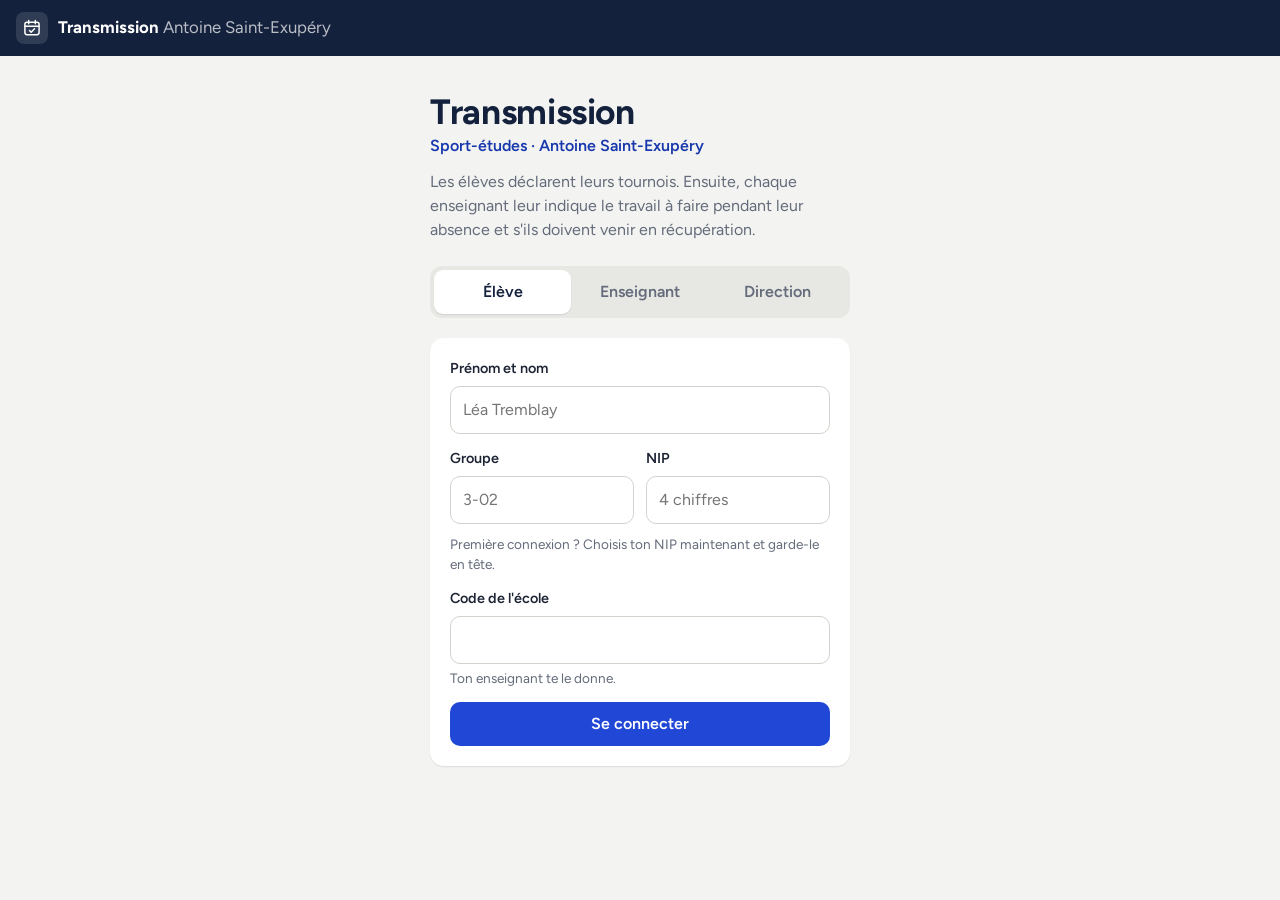
<file: public/index.html>
<!DOCTYPE html>
<html lang="fr">
<head>
  <meta charset="UTF-8">
  <meta name="viewport" content="width=device-width, initial-scale=1.0, viewport-fit=cover">
  <meta name="theme-color" content="#14213d">
  <meta name="color-scheme" content="light">
  <title>Transmission · Antoine Saint-Exupéry</title>
  <link rel="preconnect" href="https://fonts.googleapis.com">
  <link rel="preconnect" href="https://fonts.gstatic.com" crossorigin>
  <link rel="stylesheet" href="https://fonts.googleapis.com/css2?family=Figtree:wght@400;500;600;700&display=swap">
  <link rel="stylesheet" href="style.css">
  <link rel="icon" href="data:image/svg+xml,<svg xmlns='http://www.w3.org/2000/svg' viewBox='0 0 32 32'><rect width='32' height='32' rx='7' fill='%2314213d'/><rect x='8' y='9' width='16' height='15' rx='2' fill='none' stroke='white' stroke-width='2'/><path d='M8 14h16M12 7v4M20 7v4' stroke='white' stroke-width='2' stroke-linecap='round'/></svg>">
</head>
<body>
  <header class="barre">
    <div class="marque">
      <span class="logo" aria-hidden="true"><svg viewBox="0 0 24 24"><rect x="3.5" y="5" width="17" height="15" rx="2.5"/><path d="M3.5 10h17M8 3v4M16 3v4"/><path d="m9 15 2 2 4-4"/></svg></span>
      <span class="nom-appli">Transmission <span class="sous">Antoine Saint-Exupéry</span></span>
    </div>
    <button id="qui" class="qui" hidden aria-haspopup="true">
      <span class="avatar" id="qui-initiales"></span>
      <span class="qui-texte"><span id="qui-nom"></span><span id="qui-detail"></span></span>
    </button>
    <div id="menu-compte" class="menu" hidden>
      <p class="menu-titre" id="menu-nom"></p>
      <button id="deconnexion" class="menu-item">Se déconnecter</button>
    </div>
  </header>

  <main id="app"><p class="chargement">Chargement…</p></main>
  <nav id="nav-bas" class="nav-bas" hidden></nav>

  <!-- Écran de connexion -->
  <template id="tpl-connexion">
    <section class="connexion">
      <h1>Transmission</h1>
      <p class="ecole">Sport-études · Antoine Saint-Exupéry</p>
      <p class="intro">Les élèves déclarent leurs tournois. Ensuite, chaque enseignant leur indique le travail à faire pendant leur absence et s'ils doivent venir en récupération.</p>
      <div class="segment" role="tablist">
        <button type="button" data-role="eleve" role="tab">Élève</button>
        <button type="button" data-role="enseignant" role="tab">Enseignant</button>
        <button type="button" data-role="direction" role="tab">Direction</button>
      </div>
      <form id="form-connexion" novalidate>
        <label>Prénom et nom <input name="nom" autocomplete="name" required placeholder="Léa Tremblay"></label>
        <div class="deux eleve">
          <label>Groupe <input name="groupe" placeholder="3-02" autocomplete="off"></label>
          <label>NIP <input name="nip" type="password" inputmode="numeric" pattern="\d{4}" maxlength="4" placeholder="4 chiffres" autocomplete="current-password"></label>
        </div>
        <p class="eleve aide">Première connexion ? Choisis ton NIP maintenant et garde-le en tête.</p>
        <label class="enseignant" hidden>Matière <input name="matiere" placeholder="Mathématiques"></label>
        <label>Code de l'école <input name="code" required autocomplete="off" autocapitalize="off">
          <small class="eleve">Ton enseignant te le donne.</small></label>
        <p class="erreur" hidden></p>
        <button class="principal plein" type="submit">Se connecter</button>
      </form>
    </section>
  </template>

  <!-- Feuille : déclarer une absence (élève) -->
  <dialog id="dlg-absence" class="feuille">
    <form id="form-absence" novalidate>
      <header class="feuille-tete">
        <h2>Déclarer une absence</h2>
        <button type="button" class="icone-btn" data-fermer aria-label="Fermer"><svg viewBox="0 0 24 24"><path d="M6 6l12 12M18 6 6 18"/></svg></button>
      </header>
      <div class="feuille-corps">
        <label>Tournoi <select name="tournoi_id" required></select></label>
        <fieldset id="nouveau-tournoi" class="groupe-champs">
          <label>Nom du tournoi <input name="nom" placeholder="Championnat provincial de volleyball"></label>
          <div class="deux">
            <label>Sport <input name="sport" placeholder="Volleyball"></label>
            <label>Ville <input name="lieu" placeholder="Sherbrooke"></label>
          </div>
          <div class="deux">
            <label>Premier jour <input type="date" name="debut"></label>
            <label>Dernier jour <input type="date" name="fin"></label>
          </div>
        </fieldset>
        <p id="avert-preavis" class="avert" hidden></p>
        <label>Message aux enseignants <span class="facultatif">facultatif</span>
          <textarea name="note" rows="2" placeholder="Je pars jeudi midi, je serai là le matin."></textarea></label>
        <p class="erreur" hidden></p>
      </div>
      <footer class="feuille-pied">
        <button type="button" class="secondaire" data-fermer>Annuler</button>
        <button type="submit" class="principal">Déclarer</button>
      </footer>
    </form>
  </dialog>

  <!-- Feuille : réponse de l'enseignant (travail à faire, récupération) -->
  <dialog id="dlg-tache" class="feuille">
    <form id="form-tache" novalidate>
      <header class="feuille-tete">
        <div>
          <h2>Pendant l'absence</h2>
          <p class="details" id="tache-tournoi"></p>
        </div>
        <button type="button" class="icone-btn" data-fermer aria-label="Fermer"><svg viewBox="0 0 24 24"><path d="M6 6l12 12M18 6 6 18"/></svg></button>
      </header>
      <div class="feuille-corps">
        <fieldset class="groupe-champs">
          <legend>Élèves <button type="button" class="lien" id="tache-tous">Tout décocher</button></legend>
          <div id="tache-eleves" class="cases"></div>
        </fieldset>
        <label class="interrupteur"><input type="checkbox" name="aucun" role="switch"> <span>Rien à faire pour mon cours</span></label>
        <div id="bloc-travail">
          <label>Travail à faire <textarea name="travail" rows="3" placeholder="Lire le chapitre 4 et faire les exercices p. 112 à 115."></textarea></label>
          <label>À remettre le <input type="date" name="remise"></label>
          <label class="interrupteur"><input type="checkbox" name="examen" role="switch"> <span>L'élève doit venir en récupération</span></label>
          <fieldset id="bloc-examen" class="groupe-champs" hidden>
            <label>À reprendre <input name="examen_nom" placeholder="Examen de l'étape 2, test, laboratoire…"></label>
            <div class="deux">
              <label>Date de la récupération <input type="date" name="reprise_date"></label>
              <label>Heure et local <input name="reprise_info" placeholder="Midi, local B-204"></label>
            </div>
          </fieldset>
        </div>
        <p class="erreur" hidden></p>
      </div>
      <footer class="feuille-pied">
        <button type="button" class="secondaire" data-fermer>Annuler</button>
        <button type="submit" class="principal">Envoyer</button>
      </footer>
    </form>
  </dialog>

  <!-- Feuille générique : formulaires de la direction, commentaires… (remplie par formulaire() dans app.js) -->
  <dialog id="dlg-gen" class="feuille">
    <form id="form-gen" novalidate>
      <header class="feuille-tete">
        <div>
          <h2 id="gen-titre"></h2>
          <p class="details" id="gen-sous"></p>
        </div>
        <button type="button" class="icone-btn" data-fermer aria-label="Fermer"><svg viewBox="0 0 24 24"><path d="M6 6l12 12M18 6 6 18"/></svg></button>
      </header>
      <div class="feuille-corps">
        <div id="gen-champs"></div>
        <p class="erreur" hidden></p>
      </div>
      <footer class="feuille-pied">
        <button type="button" class="secondaire" data-fermer>Annuler</button>
        <button type="submit" class="principal" id="gen-ok">Enregistrer</button>
      </footer>
    </form>
  </dialog>

  <!-- Menu d'actions (feuille du bas sur téléphone) -->
  <dialog id="dlg-actions" class="feuille petite actions">
    <div class="actions-tete" id="actions-titre"></div>
    <div id="actions-liste" class="actions-liste"></div>
    <div class="actions-pied"><button type="button" class="secondaire plein" data-fermer>Fermer</button></div>
  </dialog>

  <!-- Confirmation -->
  <dialog id="dlg-confirmer" class="feuille petite">
    <form method="dialog">
      <div class="feuille-corps"><p id="confirmer-texte" class="confirmer-texte"></p></div>
      <footer class="feuille-pied">
        <button value="non" class="secondaire">Annuler</button>
        <button value="oui" class="danger-plein" id="confirmer-oui">Confirmer</button>
      </footer>
    </form>
  </dialog>

  <div id="toast" class="toast" role="status" hidden></div>

  <script src="app.js"></script>
</body>
</html>
</file>
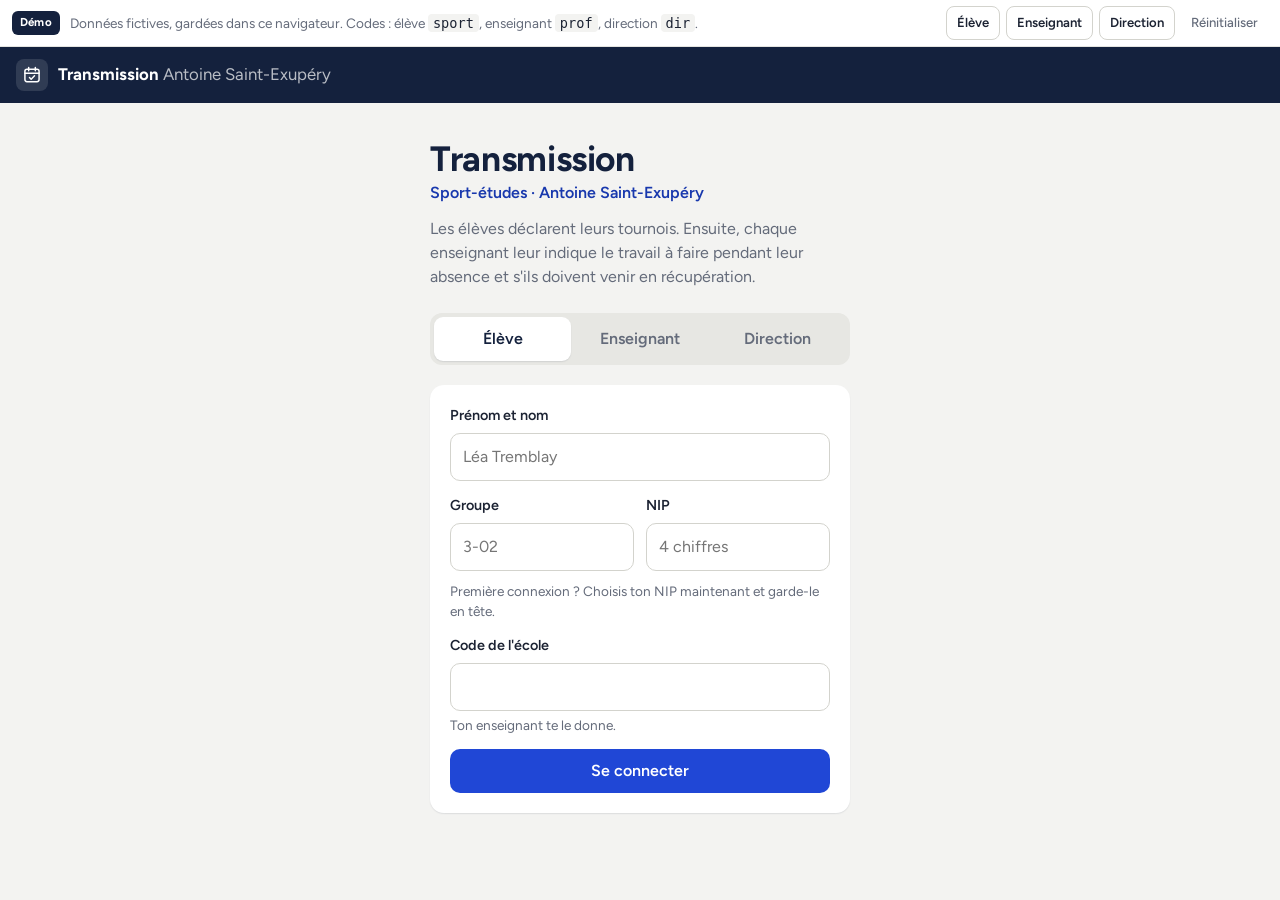
<file: site/index.html>
<!DOCTYPE html>
<html lang="fr">
<head>
  <meta charset="UTF-8">
  <meta name="viewport" content="width=device-width, initial-scale=1.0, viewport-fit=cover">
  <meta name="theme-color" content="#14213d">
  <meta name="color-scheme" content="light">
  <title>Transmission · Antoine Saint-Exupéry</title>
  <meta name="color-scheme" content="light">
  <link rel="preconnect" href="https://fonts.googleapis.com">
  <link rel="preconnect" href="https://fonts.gstatic.com" crossorigin>
  <link rel="stylesheet" href="https://fonts.googleapis.com/css2?family=Figtree:wght@400;500;600;700&display=swap">
  <style>
/*
  VOICE   : sobre et fiable, un outil d'école que l'on ouvre entre deux cours.
  IDEA    : l'agenda scolaire et le tableau des départs ; chaque tournoi a sa date détachable.
  PICTURE : blocs de date, calendrier dont les cases foncent avec le nombre d'absents.
  COLOUR  : encre marine, blanc, gris pierre ; un bleu vif pour l'action ; rouge/ambre/vert pour le préavis.
  LAYOUT  : téléphone d'abord — barre d'onglets en bas, feuilles qui montent du bas ; colonne latérale sur ordinateur.
*/
:root {
  --encre: #14213d; --texte: #1c2333; --gris: #646b7a; --gris-clair: #8a909c;
  --fond: #f3f3f1; --carte: #ffffff; --ligne: #e4e4e0; --ligne-forte: #d3d3cd;
  --action: #2047d6; --action-fonce: #1838ad; --action-pale: #e8edfc;
  --rouge: #b42318; --rouge-pale: #fdecea; --ambre: #a15c07; --ambre-pale: #fdf1dc; --vert: #11714a; --vert-pale: #e3f4ec;
  --rayon: 14px; --ombre: 0 1px 2px rgba(20,33,61,.06), 0 1px 1px rgba(20,33,61,.04);
  --nav-h: 64px; --bas-sur: env(safe-area-inset-bottom, 0px);
  color-scheme: light;
}
* { box-sizing: border-box; min-width: 0; }
html { -webkit-text-size-adjust: 100%; }
body { margin: 0; font: 16px/1.5 'Figtree', system-ui, -apple-system, 'Segoe UI', Roboto, sans-serif; background: var(--fond); color: var(--texte);
  -webkit-font-smoothing: antialiased; overflow-x: clip; }
h1 { font-size: 1.6rem; line-height: 1.15; margin: 0; letter-spacing: -.01em; color: var(--encre); text-wrap: balance; }
h2 { font-size: 1.15rem; margin: 0; color: var(--encre); }
h3 { font-size: 1.05rem; line-height: 1.3; margin: 0; color: var(--encre); }
h4 { font-size: .85rem; margin: 0 0 8px; color: var(--gris); font-weight: 600; display: flex; align-items: center; gap: 8px; }
p { margin: 0; }
.ico { width: 20px; height: 20px; flex: none; fill: none; stroke: currentColor; stroke-width: 1.8; stroke-linecap: round; stroke-linejoin: round; }
.details { color: var(--gris); font-size: .875rem; font-weight: 400; }
.aide { color: var(--gris); font-size: .925rem; }
.centre { text-align: center; }
.vide { color: var(--gris-clair); font-size: .925rem; }
.chargement { text-align: center; color: var(--gris); padding: 48px 0; }
[hidden] { display: none !important; }

/* ---------- Barre du haut ---------- */
.barre { position: sticky; top: 0; z-index: 20; background: var(--encre); color: #fff; display: flex; align-items: center; justify-content: space-between;
  gap: 12px; padding: 10px max(16px, env(safe-area-inset-right)) 10px max(16px, env(safe-area-inset-left)); min-height: 56px; grid-area: barre; }
.marque { display: flex; align-items: center; gap: 10px; font-weight: 700; font-size: 1.05rem; }
.logo { width: 32px; height: 32px; border-radius: 8px; background: rgba(255,255,255,.12); display: grid; place-items: center; }
.logo svg { width: 20px; height: 20px; fill: none; stroke: #fff; stroke-width: 1.8; stroke-linecap: round; stroke-linejoin: round; }
.nom-appli .sous { font-weight: 400; opacity: .7; }
.qui { display: flex; align-items: center; gap: 10px; background: none; color: #fff; padding: 4px; border-radius: 999px; min-height: 44px; }
.qui:hover { background: rgba(255,255,255,.08); }
.qui-texte { display: flex; flex-direction: column; text-align: left; line-height: 1.2; padding-right: 8px; }
.qui-texte span:last-child { font-size: .8rem; opacity: .7; }
.avatar { width: 36px; height: 36px; border-radius: 50%; background: #fff; color: var(--encre); display: grid; place-items: center; font-weight: 700; font-size: .85rem; flex: none; }
.avatar.petit { width: 34px; height: 34px; background: var(--action-pale); color: var(--action-fonce); font-size: .8rem; }
.menu { position: absolute; right: 12px; top: calc(100% + 6px); background: #fff; color: var(--texte); border-radius: 12px; box-shadow: 0 12px 32px rgba(20,33,61,.18);
  padding: 8px; min-width: 220px; }
.menu-titre { padding: 8px 12px; font-weight: 600; border-bottom: 1px solid var(--ligne); margin-bottom: 6px; }
.menu-item { width: 100%; text-align: left; background: none; padding: 12px; border-radius: 8px; color: var(--rouge); }
.menu-item:hover { background: var(--rouge-pale); }

main { width: 100%; max-width: 1040px; margin: 0 auto; padding: 20px 16px 32px; grid-area: main; }

/* ---------- Boutons et champs ---------- */
button { font: inherit; cursor: pointer; border: 0; border-radius: 10px; padding: 0 16px; min-height: 44px; display: inline-flex; align-items: center;
  justify-content: center; gap: 8px; color: inherit; background: none; -webkit-tap-highlight-color: transparent; }
button:disabled { opacity: .5; cursor: default; }
:focus-visible { outline: 3px solid rgba(32,71,214,.45); outline-offset: 2px; }
.principal { background: var(--action); color: #fff; font-weight: 600; }
.principal:hover { background: var(--action-fonce); }
.secondaire { background: #fff; color: var(--texte); border: 1px solid var(--ligne-forte); font-weight: 500; }
.secondaire:hover { background: #f7f7f5; }
.danger-plein { background: var(--rouge); color: #fff; font-weight: 600; }
.plein { width: 100%; }
.petit { min-height: 36px; padding: 0 12px; font-size: .875rem; }
.lien { background: none; padding: 0 4px; min-height: 32px; color: var(--action); font-weight: 600; font-size: .9rem; }
.lien.danger { color: var(--rouge); }
.icone-btn { width: 44px; padding: 0; border-radius: 50%; color: var(--gris); }
.icone-btn:hover { background: #efefec; color: var(--texte); }
.icone-btn.petit { width: 32px; min-height: 32px; }
.icone-btn.petit .ico { width: 17px; height: 17px; }
.icone-btn svg { width: 22px; height: 22px; fill: none; stroke: currentColor; stroke-width: 1.8; stroke-linecap: round; }

label { display: block; font-weight: 600; font-size: .9rem; margin-bottom: 14px; color: var(--texte); }
label small { display: block; font-weight: 400; color: var(--gris); margin-top: 4px; font-size: .85rem; }
.facultatif { font-weight: 400; color: var(--gris-clair); font-size: .85rem; }
input:not([type=checkbox]), select, textarea {
  display: block; width: 100%; margin-top: 6px; padding: 11px 12px; font: inherit; font-size: 16px; font-weight: 400; color: var(--texte);
  border: 1px solid var(--ligne-forte); border-radius: 10px; background: #fff; min-height: 46px; appearance: none; -webkit-appearance: none; }
select { background: #fff url("data:image/svg+xml,%3Csvg xmlns='http://www.w3.org/2000/svg' viewBox='0 0 24 24' fill='none' stroke='%23646b7a' stroke-width='2' stroke-linecap='round'%3E%3Cpath d='m6 9 6 6 6-6'/%3E%3C/svg%3E") no-repeat right 12px center / 18px;
  padding-right: 40px; }
input:focus, select:focus, textarea:focus { outline: none; border-color: var(--action); box-shadow: 0 0 0 3px rgba(32,71,214,.15); }
textarea { resize: vertical; min-height: 80px; }
input[type=checkbox] { width: 22px; height: 22px; accent-color: var(--action); margin: 0; flex: none; }
.deux { display: grid; grid-template-columns: minmax(0,1fr) minmax(0,1fr); gap: 12px; }
.groupe-champs { border: 0; background: #f6f6f4; border-radius: 12px; margin: 0 0 14px; padding: 14px 14px 0; }
.groupe-champs legend { float: left; width: 100%; display: flex; justify-content: space-between; align-items: center; font-weight: 600; font-size: .9rem; margin-bottom: 6px; }
.cases { clear: both; padding-bottom: 8px; }
label.case { display: flex; align-items: center; gap: 12px; font-weight: 500; margin: 0; padding: 10px 0; border-top: 1px solid var(--ligne); min-height: 44px; }
label.case:first-child { border-top: 0; }
label.case .details { margin-left: auto; }
.interrupteur { display: flex; align-items: center; gap: 12px; font-weight: 600; min-height: 44px; }
.interrupteur input { appearance: none; -webkit-appearance: none; width: 46px; height: 28px; border-radius: 999px; background: #cfd0cb; position: relative; transition: background .15s; cursor: pointer; }
.interrupteur input::after { content: ''; position: absolute; top: 3px; left: 3px; width: 22px; height: 22px; border-radius: 50%; background: #fff; box-shadow: 0 1px 2px rgba(0,0,0,.2); transition: transform .15s; }
.interrupteur input:checked { background: var(--action); }
.interrupteur input:checked::after { transform: translateX(18px); }
.erreur { color: var(--rouge); background: var(--rouge-pale); padding: 10px 12px; border-radius: 10px; font-size: .925rem; margin-bottom: 14px; }
.avert { color: var(--ambre); background: var(--ambre-pale); padding: 10px 12px; border-radius: 10px; font-size: .925rem; margin-bottom: 14px; }

/* ---------- Connexion ---------- */
.connexion { max-width: 420px; margin: 8px auto 0; }
.connexion h1 { font-size: 2.2rem; margin-bottom: 2px; }
.connexion .ecole { color: var(--action-fonce); font-weight: 600; margin-bottom: 12px; }
.connexion .intro { color: var(--gris); margin-bottom: 24px; }
.segment { display: grid; grid-template-columns: repeat(3, 1fr); background: #e7e7e3; border-radius: 12px; padding: 4px; margin-bottom: 20px; }
.segment button { border-radius: 9px; font-weight: 600; color: var(--gris); }
.segment button[aria-selected=true] { background: #fff; color: var(--encre); box-shadow: var(--ombre); }
.connexion form { background: var(--carte); border-radius: var(--rayon); padding: 20px; box-shadow: var(--ombre); }
.connexion .aide { margin: -4px 0 14px; font-size: .85rem; }

/* ---------- En-têtes, statistiques, filtres ---------- */
.entete-page { display: flex; align-items: flex-end; justify-content: space-between; gap: 12px; margin-bottom: 16px; }
.entete-page .aide { margin-top: 4px; }
.stats { display: grid; grid-template-columns: repeat(auto-fit, minmax(150px, 1fr)); gap: 10px; margin-bottom: 20px; }
.stat { background: var(--carte); border-radius: var(--rayon); padding: 14px 16px; box-shadow: var(--ombre); display: flex; align-items: baseline; gap: 10px; }
.stat-nb { font-size: 1.75rem; font-weight: 700; color: var(--encre); font-variant-numeric: tabular-nums; line-height: 1; }
.stat-lib { color: var(--gris); font-size: .9rem; line-height: 1.3; }
.stat-lib small { display: block; color: var(--texte); font-size: .825rem; margin-top: 2px; }
.filtres { display: flex; gap: 8px; align-items: center; margin-bottom: 16px; flex-wrap: wrap; }
.filtres select { width: auto; margin: 0; min-width: 160px; }
.collant { position: sticky; top: 56px; z-index: 5; background: var(--fond); padding: 8px 0; margin-top: -8px; }
.recherche { position: relative; flex: 1 1 220px; margin: 0; }
.recherche .ico { position: absolute; left: 12px; top: 50%; transform: translateY(-50%); color: var(--gris-clair); }
.recherche input { margin: 0; padding-left: 40px; }
.puce { border: 1px solid var(--ligne-forte); background: #fff; border-radius: 999px; padding: 0 16px; font-weight: 500; font-size: .9rem; }
.puce[aria-pressed=true] { background: var(--encre); color: #fff; border-color: var(--encre); }

/* ---------- Cartes ---------- */
.liste-cartes { display: grid; gap: 14px; }
.carte { background: var(--carte); border-radius: var(--rayon); box-shadow: var(--ombre); padding: 16px; list-style: none; margin: 0 0 14px; }
.liste-cartes .carte { margin: 0; }
.carte.passee { opacity: .6; }
.carte-tete { display: flex; align-items: flex-start; gap: 14px; }
.etat { display: flex; flex-wrap: wrap; align-items: center; gap: 6px 10px; margin-top: 8px; }
.etat .details { white-space: nowrap; }
.carte-titre { flex: 1; }
.meta { display: flex; flex-wrap: wrap; gap: 2px 0; color: var(--gris); font-size: .875rem; margin-top: 3px; }
.meta span:not(:last-child)::after { content: '·'; margin: 0 6px; color: var(--gris-clair); }
.carte-section { margin-top: 16px; padding-top: 14px; border-top: 1px solid var(--ligne); }
.carte-pied { margin-top: 14px; display: flex; justify-content: flex-end; }
.note { margin-top: 10px; padding-left: 12px; border-left: 3px solid var(--ligne-forte); color: var(--gris); font-size: .9rem; }
.compte { background: #efefec; color: var(--gris); border-radius: 999px; padding: 1px 8px; font-size: .78rem; font-variant-numeric: tabular-nums; }

.bloc-date { flex: none; width: 52px; border-radius: 10px; overflow: hidden; text-align: center; background: #fff; border: 1px solid var(--ligne-forte); line-height: 1; }
.bd-mois { display: block; background: var(--encre); color: #fff; font-size: .68rem; font-weight: 700; text-transform: uppercase; padding: 4px 0; letter-spacing: .04em; }
.bd-jour { display: block; font-size: 1.35rem; font-weight: 700; color: var(--encre); padding: 6px 0 2px; font-variant-numeric: tabular-nums; }
.bd-duree { display: block; font-size: .68rem; color: var(--gris); padding-bottom: 5px; }

.pastille { display: inline-flex; align-items: center; padding: 3px 10px; border-radius: 999px; font-size: .78rem; font-weight: 600; white-space: nowrap; }
.pastille.rouge { background: var(--rouge-pale); color: var(--rouge); }
.pastille.orange { background: var(--ambre-pale); color: var(--ambre); }
.pastille.verte { background: var(--vert-pale); color: var(--vert); }
.pastille.neutre { background: var(--action-pale); color: var(--action-fonce); }
.pastille.grise { background: #ececea; color: var(--gris); }

/* Rangées d'élèves */
.rangees { list-style: none; padding: 0; margin: 14px 0 0; }
ul.carte.rangees { padding: 4px 16px; }
.rangees > li { padding: 12px 0; border-top: 1px solid var(--ligne); }
.rangees > li:first-child { border-top: 0; }
.carte-tete + .rangees > li:first-child { border-top: 1px solid var(--ligne); }
.rangee-tete { display: flex; align-items: center; gap: 12px; }
.rangee-nom { flex: 1; display: flex; flex-direction: column; line-height: 1.3; }
.rangees .note { margin-left: 46px; }
ul.mini { list-style: none; padding: 0; margin: 10px 0 0 46px; display: grid; gap: 8px; }
ul.mini li { background: #f7f7f5; border-radius: 10px; padding: 10px 12px; font-size: .9rem; }
ul.mini li.mien { background: var(--action-pale); }
ul.mini p { margin-top: 2px; }
.mini-tete { display: flex; align-items: center; gap: 8px; min-height: 28px; }
.mini-tete .icone-btn { margin-left: auto; }
.reprise-ligne { display: flex; align-items: flex-start; gap: 8px; color: var(--ambre); margin-top: 6px; font-size: .9rem; }
.reprise-ligne .ico { width: 18px; height: 18px; margin-top: 1px; }

/* Tâches de l'élève */
.taches { list-style: none; padding: 0; margin: 0; display: grid; gap: 10px; }
.taches li { display: flex; gap: 12px; align-items: flex-start; padding: 12px; border: 1px solid var(--ligne); border-radius: 12px; }
.coche { width: 32px; min-height: 32px; height: 32px; padding: 0; border-radius: 50%; border: 2px solid var(--ligne-forte); color: transparent; flex: none; margin-top: -2px; position: relative; }
.coche::before { content: ''; position: absolute; inset: -6px; } /* zone de toucher de 44 px */
.coche .ico { width: 18px; height: 18px; stroke-width: 2.6; }
.taches li.fait .coche { background: var(--vert); border-color: var(--vert); color: #fff; }
.taches li.fait { background: #fafaf8; }
.taches li.fait .tache-corps { opacity: .6; }
.taches li.fait .travail { text-decoration: line-through; }
.tache-corps { flex: 1; display: grid; gap: 6px; }
.tache-tete { display: flex; flex-wrap: wrap; align-items: baseline; gap: 0 8px; }
.travail { white-space: pre-wrap; }
.echeance { display: flex; align-items: center; gap: 6px; font-size: .9rem; color: var(--gris); }
.echeance .ico { width: 17px; height: 17px; }
.echeance.retard { color: var(--rouge); }
.reprise { display: flex; gap: 10px; background: var(--ambre-pale); color: #5c3504; border-radius: 10px; padding: 10px 12px; font-size: .9rem; }
.reprise .ico { color: var(--ambre); }
.reprise div { display: flex; flex-direction: column; }

.vide-grand { text-align: center; padding: 40px 20px; color: var(--gris); }
.vide-grand .ico { width: 40px; height: 40px; color: var(--gris-clair); stroke-width: 1.4; margin-bottom: 8px; }
.vide-grand p:first-of-type { color: var(--texte); font-weight: 600; margin-bottom: 4px; }

/* ---------- Calendrier ---------- */
.cal-entete-page { align-items: center; }
.cal-titre { text-transform: capitalize; }
.cal-nav { display: flex; align-items: center; gap: 4px; }
.cal-resume { margin-left: auto; }
.calendrier-carte { padding: 12px; }
.calendrier { display: grid; grid-template-columns: repeat(5, minmax(0, 1fr)); gap: 6px; }
.cal-entete { text-align: center; font-weight: 600; color: var(--gris); font-size: .8rem; padding: 2px 0 4px; }
.cal-entete .court { display: none; }
.cal-jour { aspect-ratio: 1 / .85; min-height: 0; padding: 8px; border-radius: 10px; background: #f7f7f5; display: flex; flex-direction: column;
  align-items: flex-start; justify-content: space-between; color: var(--texte); position: relative; }
.cal-jour.fds { background: #efefec; }
.cal-num { font-size: .85rem; font-weight: 500; color: var(--gris); }
.cal-nb { font-size: 1.35rem; font-weight: 700; line-height: 1; font-variant-numeric: tabular-nums; align-self: flex-end; }
.cal-jour.n1 { background: #dde5fb; } .cal-jour.n2 { background: #a9bcf3; }
.cal-jour.n3 { background: #5b7ee6; color: #fff; } .cal-jour.n4 { background: #1f3fb0; color: #fff; }
.cal-jour.n3 .cal-num, .cal-jour.n4 .cal-num { color: rgba(255,255,255,.85); }
.cal-jour.auj .cal-num { background: var(--encre); color: #fff; border-radius: 999px; padding: 0 7px; }
.cal-jour.choisi { box-shadow: 0 0 0 2px var(--carte), 0 0 0 4px var(--encre); }
.cal-point { position: absolute; top: 6px; right: 6px; width: 8px; height: 8px; border-radius: 50%; background: #e08a00; box-shadow: 0 0 0 2px #fff; }
.leg-point { display: inline-flex; align-items: center; gap: 6px; margin-right: auto; }
.leg-point .cal-point { position: static; }
.detail-titre .pastille { align-self: center; }
.legende { flex-wrap: wrap; display: flex; align-items: center; justify-content: flex-end; gap: 4px; margin-top: 12px; font-size: .78rem; color: var(--gris); }
.legende i { width: 14px; height: 14px; border-radius: 4px; display: inline-block; }
.legende span:first-child { margin-right: 4px; } .legende span:last-child { margin-left: 4px; }
.legende .n1 { background: #dde5fb; } .legende .n2 { background: #a9bcf3; } .legende .n3 { background: #5b7ee6; } .legende .n4 { background: #1f3fb0; }
#detail-jour { margin-top: 20px; scroll-margin-top: 70px; }
.detail-titre { display: flex; flex-wrap: wrap; align-items: baseline; gap: 10px; margin-bottom: 12px; text-transform: none; }
.detail-titre::first-letter { text-transform: uppercase; }
.carte-tete.compacte + .rangees { margin-top: 10px; }

/* Reprises */
.jour-reprises { margin-top: 20px; }
.jour-titre { display: flex; align-items: center; gap: 12px; margin-bottom: 10px; }
.jour-titre span:last-child::first-letter { text-transform: uppercase; }
.jour-titre .bloc-date { width: 44px; }
.jour-titre .bd-jour { font-size: 1.1rem; padding: 4px 0; }
.rangees .reprise-ligne { margin-left: 46px; color: var(--texte); }
.rangees .reprise-ligne .ico { color: var(--ambre); }

/* Statistique cliquable (« à traiter ») */
.stat-action { cursor: pointer; box-shadow: var(--ombre), inset 0 0 0 1px var(--ambre-pale); }
.stat-action .stat-nb { color: var(--ambre); }

/* Direction : consignes, commentaires, réglages */
.entete-actions { display: flex; gap: 8px; }
.consigne { display: flex; gap: 10px; margin-top: 12px; padding: 10px 12px; background: var(--action-pale); color: #1b2f73; border-radius: 10px; font-size: .9rem; }
.consigne .ico { color: var(--action); width: 18px; height: 18px; margin-top: 1px; }
.sans-eleve { margin-top: 14px; padding-top: 12px; border-top: 1px solid var(--ligne); }
.carte-pied { gap: 8px; flex-wrap: wrap; }
.pastille.encre { background: var(--encre); color: #fff; }
.commentaires { list-style: none; padding: 0; margin: 10px 0 0 46px; display: grid; gap: 8px; }
.commentaires li { border-left: 3px solid var(--ligne-forte); padding: 4px 0 4px 12px; font-size: .9rem; }
.comm-tete { display: flex; flex-wrap: wrap; align-items: center; gap: 4px 8px; min-height: 28px; }
.comm-tete .icone-btn { margin-left: auto; }
.comm-tete .pastille { font-size: .7rem; padding: 1px 8px; }
.eleve-comm { margin: 12px 0 0; }
.eleve-comm li { border-left-color: var(--action); }
.rangee-tete > .icone-btn { margin-right: -6px; }
.defile { max-height: 260px; overflow-y: auto; }
.cases-recherche { margin: 0 0 6px; clear: both; }
.cases-recherche input { min-height: 40px; padding-top: 8px; padding-bottom: 8px; }
.reglages { max-width: 640px; padding: 20px; }
.reglages h2 { font-size: 1rem; margin: 4px 0 12px; }
.reglages h2:not(:first-child) { margin-top: 20px; padding-top: 16px; border-top: 1px solid var(--ligne); }
.avec-unite { display: flex; align-items: center; gap: 10px; font-weight: 400; }
.avec-unite input { width: 96px !important; }
.actions { padding: 0; }
.actions[open] { flex-direction: column; }
.actions-tete { padding: 18px 20px 10px; font-weight: 700; color: var(--encre); border-bottom: 1px solid var(--ligne); }
.actions-liste { display: grid; padding: 6px; }
.actions-liste button { justify-content: flex-start; gap: 14px; min-height: 52px; font-weight: 500; border-radius: 10px; padding: 0 14px; }
.actions-liste button:hover { background: #f3f3f1; }
.actions-liste button.danger { color: var(--rouge); }
.actions-pied { padding: 6px 12px calc(12px + var(--bas-sur)); }

/* ---------- Feuilles (dialogues) ---------- */
dialog { border: 0; padding: 0; border-radius: 16px; width: min(560px, 94vw); max-height: 90dvh; box-shadow: 0 24px 64px rgba(20,33,61,.3); color: var(--texte); overflow: hidden; }
dialog::backdrop { background: rgba(20,33,61,.45); }
dialog[open] { display: flex; }
dialog form { display: flex; flex-direction: column; width: 100%; max-height: 90dvh; }
.feuille-tete { display: flex; align-items: flex-start; justify-content: space-between; gap: 12px; padding: 18px 16px 12px 20px; border-bottom: 1px solid var(--ligne); }
.feuille-tete .details { margin-top: 2px; }
.feuille-corps { padding: 18px 20px 4px; overflow-y: auto; overscroll-behavior: contain; flex: 1; }
.feuille-pied { display: flex; gap: 10px; justify-content: flex-end; padding: 12px 20px calc(12px + var(--bas-sur)); border-top: 1px solid var(--ligne); background: #fff; }
.feuille.petite { width: min(400px, 94vw); }
.confirmer-texte { font-size: 1.05rem; font-weight: 500; padding-bottom: 14px; }

.toast { position: fixed; left: 50%; transform: translateX(-50%); bottom: calc(24px + var(--bas-sur)); background: var(--encre); color: #fff;
  padding: 12px 18px; border-radius: 12px; box-shadow: 0 8px 24px rgba(20,33,61,.3); z-index: 50; font-weight: 500; max-width: calc(100vw - 32px); }

/* ---------- Navigation ---------- */
.nav-bas { grid-area: nav; }
.nav-bas button { position: relative; }
.badge { display: inline-grid; place-items: center; min-width: 20px; height: 20px; padding: 0 6px; border-radius: 999px; background: var(--ambre-pale); color: var(--ambre);
  font-size: .72rem; font-weight: 700; font-style: normal; }

/* Ordinateur : colonne de navigation à gauche */
@media (min-width: 901px) {
  body.page-enseignant { display: grid; grid-template-columns: 232px minmax(0, 1fr); grid-template-rows: auto 1fr; grid-template-areas: 'barre barre' 'nav main'; min-height: 100vh; }
  body.page-enseignant .nav-bas { display: flex; flex-direction: column; gap: 4px; padding: 20px 12px; border-right: 1px solid var(--ligne); background: #fafaf8;
    position: sticky; top: 56px; height: calc(100vh - 56px); }
  .nav-bas button { justify-content: flex-start; gap: 12px; color: var(--gris); font-weight: 500; padding: 0 14px; }
  .nav-bas button span { display: flex; align-items: center; gap: 8px; flex: 1; }
  .nav-bas button .badge { margin-left: auto; }
  .nav-bas button:hover { background: #efefec; color: var(--texte); }
  .nav-bas button[aria-current=page] { background: var(--action-pale); color: var(--action-fonce); font-weight: 600; }
  .nav-bas.nav-action { display: none; }
  .cal-jour { aspect-ratio: 1 / .58; padding: 6px 8px; }
  main { padding: 28px 32px 48px; }
}

/* Téléphone et tablette */
@media (max-width: 900px) {
  body.page-enseignant, body.page-eleve { padding-bottom: calc(var(--nav-h) + var(--bas-sur) + 12px); }
  .nav-bas { position: fixed; left: 0; right: 0; bottom: 0; z-index: 30; background: rgba(255,255,255,.96); backdrop-filter: blur(12px); -webkit-backdrop-filter: blur(12px);
    border-top: 1px solid var(--ligne); display: grid; grid-template-columns: repeat(var(--nb-onglets, 4), minmax(0, 1fr)); padding: 0 max(4px, env(safe-area-inset-left)) var(--bas-sur); }
  .nav-bas button { flex-direction: column; gap: 3px; min-height: var(--nav-h); border-radius: 0; color: var(--gris-clair); font-size: .72rem; font-weight: 600; padding: 6px 0; }
  .nav-bas button .ico { width: 24px; height: 24px; }
  .nav-bas button[aria-current=page] { color: var(--action); }
  .nav-bas button[aria-current=page] .ico { stroke-width: 2.2; }
  .nav-bas .badge { position: absolute; top: 6px; left: calc(50% + 6px); min-width: 18px; height: 18px; font-size: .68rem; background: var(--ambre); color: #fff; }
  .nav-bas.nav-action { display: block; padding: 10px 16px calc(10px + var(--bas-sur)); }
  .nav-bas.nav-action button { flex-direction: row; min-height: 52px; border-radius: 12px; font-size: 1rem; color: #fff; }
  .nav-bas.nav-action .ico { width: 22px; height: 22px; stroke-width: 2.2; }
  .large-seulement { display: none !important; }
  .toast { bottom: calc(var(--nav-h) + var(--bas-sur) + 14px); }
  .qui-texte { display: none; }
}

@media (max-width: 600px) {
  main { padding: 16px 12px 24px; }
  h1 { font-size: 1.45rem; }
  .nom-appli .sous { display: none; }
  .stats { grid-template-columns: repeat(3, minmax(0, 1fr)); gap: 8px; }
  .page-eleve .stats { grid-template-columns: repeat(2, minmax(0, 1fr)); }
  .stat { flex-direction: column; align-items: flex-start; gap: 4px; padding: 12px; }
  .stat-nb { font-size: 1.5rem; }
  .stat-lib { font-size: .8rem; }
  .carte { padding: 14px; border-radius: 12px; }
  ul.carte.rangees { padding: 2px 14px; }
  .carte-tete { gap: 12px; }
  .carte-pied .principal { width: 100%; }
  ul.mini, .rangees .note, .rangees .reprise-ligne, .commentaires { margin-left: 0; }
  .nav-bas button { font-size: .68rem; }
  .entete-page { align-items: center; }
  .rangee-tete .pastille { font-size: .72rem; padding: 2px 8px; }
  .filtres select { flex: 1; min-width: 0; }
  .collant { top: 56px; margin-left: -12px; margin-right: -12px; padding: 8px 12px; }
  .recherche { flex-basis: 100%; }
  .cal-entete-page { flex-wrap: wrap; }
  .cal-titre { font-size: 1.3rem; }
  .cal-resume { margin-left: 0; flex-basis: 100%; font-size: .85rem; }
  .calendrier-carte { padding: 8px; }
  .calendrier { gap: 4px; }
  .cal-entete .court { display: inline; } .cal-entete .long { display: none; }
  .cal-jour { aspect-ratio: 1; padding: 4px; border-radius: 8px; align-items: center; justify-content: center; gap: 0; }
  .cal-num { font-size: .75rem; }
  .cal-nb { font-size: 1rem; align-self: center; }
  .cal-jour.auj .cal-num { padding: 0 5px; }
  .cal-point { top: 3px; right: 3px; width: 7px; height: 7px; }
  .deux { grid-template-columns: minmax(0, 1fr); gap: 0; }
  .connexion .deux { grid-template-columns: minmax(0,1fr) minmax(0,1fr); gap: 12px; }
  .connexion h1 { font-size: 1.6rem; }
  .rangee-tete .secondaire.petit { padding: 0 10px; font-size: .8rem; }

  /* Les dialogues deviennent des feuilles qui montent du bas */
  dialog.feuille, dialog.feuille.petite { width: 100%; max-width: 100%; margin: auto 0 0; border-radius: 18px 18px 0 0; max-height: 94dvh; animation: monter .22s ease-out; }
  dialog.feuille form { max-height: 94dvh; }
  dialog.feuille::before { content: ''; position: absolute; top: 6px; left: 50%; transform: translateX(-50%); width: 40px; height: 4px; border-radius: 2px; background: var(--ligne-forte); }
  .feuille-tete { padding-top: 20px; }
  .feuille-corps { padding: 16px 16px 4px; }
  .feuille-pied { padding: 10px 16px calc(10px + var(--bas-sur)); }
  .feuille-pied button { flex: 1; min-height: 50px; }
}
@keyframes monter { from { transform: translateY(40px); opacity: .4; } to { transform: none; opacity: 1; } }
@media (prefers-reduced-motion: reduce) { dialog.feuille { animation: none; } }

@media print {
  .barre, .nav-bas, .filtres, .stats, button { display: none !important; }
  body { background: #fff; display: block !important; padding: 0 !important; }
  .carte { box-shadow: none; border: 1px solid #ccc; break-inside: avoid; }
}

.demo-bandeau { background: #fff; border-bottom: 1px solid #e4e4e0; padding: 6px 12px; font-size: .85rem; display: flex; align-items: center; gap: 10px; color: #646b7a; }
.demo-etiquette { background: #14213d; color: #fff; font-weight: 700; font-size: .72rem; padding: 3px 8px; border-radius: 6px; letter-spacing: .02em; flex: none; }
.demo-texte { flex: 1; }
.demo-bandeau code { background: #f3f3f1; padding: 1px 5px; border-radius: 4px; color: #1c2333; }
.demo-acces { display: flex; gap: 6px; flex: none; }
.demo-bandeau button { min-height: 34px; padding: 0 10px; font-size: .82rem; font-weight: 600; border: 1px solid #d3d3cd; background: #fff; border-radius: 8px; color: #1c2333; }
.demo-bandeau .demo-reset { border: 0; color: #646b7a; font-weight: 500; }
.page-enseignant .demo-bandeau { grid-column: 1 / -1; }
@media (max-width: 700px) { .demo-texte { display: none; } .demo-acces { flex: 1; justify-content: flex-end; } }
@media (min-width: 901px) { body.page-enseignant { grid-template-rows: auto auto 1fr; grid-template-areas: 'demo demo' 'barre barre' 'nav main'; } .demo-bandeau { grid-area: demo; } }
</style>
  <link rel="icon" href="data:image/svg+xml,<svg xmlns='http://www.w3.org/2000/svg' viewBox='0 0 32 32'><rect width='32' height='32' rx='7' fill='%2314213d'/><rect x='8' y='9' width='16' height='15' rx='2' fill='none' stroke='white' stroke-width='2'/><path d='M8 14h16M12 7v4M20 7v4' stroke='white' stroke-width='2' stroke-linecap='round'/></svg>">
</head>
<body>
<div class="demo-bandeau">
  <span class="demo-etiquette">Démo</span>
  <span class="demo-texte">Données fictives, gardées dans ce navigateur. Codes : élève <code>sport</code>, enseignant <code>prof</code>, direction <code>dir</code>.</span>
  <span class="demo-acces">
    <button data-demo="eleve">Élève</button>
    <button data-demo="enseignant">Enseignant</button>
    <button data-demo="direction">Direction</button>
    <button data-demo="reset" class="demo-reset">Réinitialiser</button>
  </span>
</div>
  <header class="barre">
    <div class="marque">
      <span class="logo" aria-hidden="true"><svg viewBox="0 0 24 24"><rect x="3.5" y="5" width="17" height="15" rx="2.5"/><path d="M3.5 10h17M8 3v4M16 3v4"/><path d="m9 15 2 2 4-4"/></svg></span>
      <span class="nom-appli">Transmission <span class="sous">Antoine Saint-Exupéry</span></span>
    </div>
    <button id="qui" class="qui" hidden aria-haspopup="true">
      <span class="avatar" id="qui-initiales"></span>
      <span class="qui-texte"><span id="qui-nom"></span><span id="qui-detail"></span></span>
    </button>
    <div id="menu-compte" class="menu" hidden>
      <p class="menu-titre" id="menu-nom"></p>
      <button id="deconnexion" class="menu-item">Se déconnecter</button>
    </div>
  </header>

  <main id="app"><p class="chargement">Chargement…</p></main>
  <nav id="nav-bas" class="nav-bas" hidden></nav>

  <!-- Écran de connexion -->
  <template id="tpl-connexion">
    <section class="connexion">
      <h1>Transmission</h1>
      <p class="ecole">Sport-études · Antoine Saint-Exupéry</p>
      <p class="intro">Les élèves déclarent leurs tournois. Ensuite, chaque enseignant leur indique le travail à faire pendant leur absence et s'ils doivent venir en récupération.</p>
      <div class="segment" role="tablist">
        <button type="button" data-role="eleve" role="tab">Élève</button>
        <button type="button" data-role="enseignant" role="tab">Enseignant</button>
        <button type="button" data-role="direction" role="tab">Direction</button>
      </div>
      <form id="form-connexion" novalidate>
        <label>Prénom et nom <input name="nom" autocomplete="name" required placeholder="Léa Tremblay"></label>
        <div class="deux eleve">
          <label>Groupe <input name="groupe" placeholder="3-02" autocomplete="off"></label>
          <label>NIP <input name="nip" type="password" inputmode="numeric" pattern="\d{4}" maxlength="4" placeholder="4 chiffres" autocomplete="current-password"></label>
        </div>
        <p class="eleve aide">Première connexion ? Choisis ton NIP maintenant et garde-le en tête.</p>
        <label class="enseignant" hidden>Matière <input name="matiere" placeholder="Mathématiques"></label>
        <label>Code de l'école <input name="code" required autocomplete="off" autocapitalize="off">
          <small class="eleve">Ton enseignant te le donne.</small></label>
        <p class="erreur" hidden></p>
        <button class="principal plein" type="submit">Se connecter</button>
      </form>
    </section>
  </template>

  <!-- Feuille : déclarer une absence (élève) -->
  <dialog id="dlg-absence" class="feuille">
    <form id="form-absence" novalidate>
      <header class="feuille-tete">
        <h2>Déclarer une absence</h2>
        <button type="button" class="icone-btn" data-fermer aria-label="Fermer"><svg viewBox="0 0 24 24"><path d="M6 6l12 12M18 6 6 18"/></svg></button>
      </header>
      <div class="feuille-corps">
        <label>Tournoi <select name="tournoi_id" required></select></label>
        <fieldset id="nouveau-tournoi" class="groupe-champs">
          <label>Nom du tournoi <input name="nom" placeholder="Championnat provincial de volleyball"></label>
          <div class="deux">
            <label>Sport <input name="sport" placeholder="Volleyball"></label>
            <label>Ville <input name="lieu" placeholder="Sherbrooke"></label>
          </div>
          <div class="deux">
            <label>Premier jour <input type="date" name="debut"></label>
            <label>Dernier jour <input type="date" name="fin"></label>
          </div>
        </fieldset>
        <p id="avert-preavis" class="avert" hidden></p>
        <label>Message aux enseignants <span class="facultatif">facultatif</span>
          <textarea name="note" rows="2" placeholder="Je pars jeudi midi, je serai là le matin."></textarea></label>
        <p class="erreur" hidden></p>
      </div>
      <footer class="feuille-pied">
        <button type="button" class="secondaire" data-fermer>Annuler</button>
        <button type="submit" class="principal">Déclarer</button>
      </footer>
    </form>
  </dialog>

  <!-- Feuille : réponse de l'enseignant (travail à faire, récupération) -->
  <dialog id="dlg-tache" class="feuille">
    <form id="form-tache" novalidate>
      <header class="feuille-tete">
        <div>
          <h2>Pendant l'absence</h2>
          <p class="details" id="tache-tournoi"></p>
        </div>
        <button type="button" class="icone-btn" data-fermer aria-label="Fermer"><svg viewBox="0 0 24 24"><path d="M6 6l12 12M18 6 6 18"/></svg></button>
      </header>
      <div class="feuille-corps">
        <fieldset class="groupe-champs">
          <legend>Élèves <button type="button" class="lien" id="tache-tous">Tout décocher</button></legend>
          <div id="tache-eleves" class="cases"></div>
        </fieldset>
        <label class="interrupteur"><input type="checkbox" name="aucun" role="switch"> <span>Rien à faire pour mon cours</span></label>
        <div id="bloc-travail">
          <label>Travail à faire <textarea name="travail" rows="3" placeholder="Lire le chapitre 4 et faire les exercices p. 112 à 115."></textarea></label>
          <label>À remettre le <input type="date" name="remise"></label>
          <label class="interrupteur"><input type="checkbox" name="examen" role="switch"> <span>L'élève doit venir en récupération</span></label>
          <fieldset id="bloc-examen" class="groupe-champs" hidden>
            <label>À reprendre <input name="examen_nom" placeholder="Examen de l'étape 2, test, laboratoire…"></label>
            <div class="deux">
              <label>Date de la récupération <input type="date" name="reprise_date"></label>
              <label>Heure et local <input name="reprise_info" placeholder="Midi, local B-204"></label>
            </div>
          </fieldset>
        </div>
        <p class="erreur" hidden></p>
      </div>
      <footer class="feuille-pied">
        <button type="button" class="secondaire" data-fermer>Annuler</button>
        <button type="submit" class="principal">Envoyer</button>
      </footer>
    </form>
  </dialog>

  <!-- Feuille générique : formulaires de la direction, commentaires… (remplie par formulaire() dans app.js) -->
  <dialog id="dlg-gen" class="feuille">
    <form id="form-gen" novalidate>
      <header class="feuille-tete">
        <div>
          <h2 id="gen-titre"></h2>
          <p class="details" id="gen-sous"></p>
        </div>
        <button type="button" class="icone-btn" data-fermer aria-label="Fermer"><svg viewBox="0 0 24 24"><path d="M6 6l12 12M18 6 6 18"/></svg></button>
      </header>
      <div class="feuille-corps">
        <div id="gen-champs"></div>
        <p class="erreur" hidden></p>
      </div>
      <footer class="feuille-pied">
        <button type="button" class="secondaire" data-fermer>Annuler</button>
        <button type="submit" class="principal" id="gen-ok">Enregistrer</button>
      </footer>
    </form>
  </dialog>

  <!-- Menu d'actions (feuille du bas sur téléphone) -->
  <dialog id="dlg-actions" class="feuille petite actions">
    <div class="actions-tete" id="actions-titre"></div>
    <div id="actions-liste" class="actions-liste"></div>
    <div class="actions-pied"><button type="button" class="secondaire plein" data-fermer>Fermer</button></div>
  </dialog>

  <!-- Confirmation -->
  <dialog id="dlg-confirmer" class="feuille petite">
    <form method="dialog">
      <div class="feuille-corps"><p id="confirmer-texte" class="confirmer-texte"></p></div>
      <footer class="feuille-pied">
        <button value="non" class="secondaire">Annuler</button>
        <button value="oui" class="danger-plein" id="confirmer-oui">Confirmer</button>
      </footer>
    </form>
  </dialog>

  <div id="toast" class="toast" role="status" hidden></div>

  <script>
// Démonstration : remplace le serveur par des données fictives gardées dans le navigateur (localStorage).
// Mêmes routes que src/worker.js, pour montrer l'application sans la mettre en ligne.
(() => {
  const CLE = 'transmission-demo-v2';
  const JOUR = 864e5;
  const iso = (dec) => new Date(Date.now() + dec * JOUR).toLocaleDateString('en-CA');
  const cle = (n) => n.normalize('NFD').replace(/[̀-ͯ]/g, '').toLowerCase().replace(/[^a-z0-9]+/g, ' ').trim();

  function donneesInitiales() {
    const noms = [['Léa Tremblay', '3-02'], ['Noah Côté', '3-01'], ['Emma Gagnon', '3-02'], ['William Roy', '4-01'],
      ['Florence Bouchard', '4-01'], ['Thomas Gauthier', '3-01'], ['Alice Morin', '4-02'], ['Jacob Lavoie', '4-02'],
      ['Zoé Fortin', '3-02'], ['Liam Pelletier', '4-01'], ['Rosalie Bélanger', '3-01'], ['Nathan Lévesque', '4-02']];
    const d = { n: 100, eleves: [], enseignants: [], tournois: [], absences: [], taches: [], commentaires: [], sessions: {},
      reglages: { preavis_min: 7, nom_ecole: 'Antoine Saint-Exupéry', code_eleve: 'sport', code_enseignant: 'prof' } };
    noms.forEach(([nom, groupe], i) => d.eleves.push({ id: i + 1, nom, nom_cle: cle(nom), groupe, nip: i === 0 ? '1234' : null }));
    d.enseignants.push({ id: 1, nom: 'Marc Gagnon', nom_cle: cle('Marc Gagnon'), matiere: 'Mathématiques' },
      { id: 2, nom: 'Julie Roy', nom_cle: cle('Julie Roy'), matiere: 'Français' },
      { id: 3, nom: 'Sophie Martin', nom_cle: cle('Sophie Martin'), matiere: '' });
    const T = [
      ['Coupe Québec de volleyball', 'Volleyball', 'Sherbrooke', 4, 6, [1, 2, 3, 9, 11]],
      ['Omnium de tennis junior', 'Tennis', 'Gatineau', 17, 17, [1, 7]],
      ['Championnat provincial de natation', 'Natation', 'Montréal', 10, 12, [4, 5, 10]],
      ['Tournoi de hockey Pee-Wee', 'Hockey', 'Québec', -2, 0, [6, 8, 12]],
      ['Classique de soccer d\'hiver', 'Soccer', 'Laval', 24, 26, [2, 6, 8, 11]],
      ['Invitation de gymnastique', 'Gymnastique', 'Trois-Rivières', -12, -11, [7, 9]],
    ];
    T.forEach(([nom, sport, lieu, a, b, el], i) => {
      d.tournois.push({ id: i + 1, nom, sport, lieu, debut: iso(a), fin: iso(b), officiel: i === 0 ? 1 : 0,
        note: i === 0 ? 'Départ en autobus jeudi 7 h devant l\'école. Retour dimanche vers 18 h.' : '' });
      el.forEach((e, k) => d.absences.push({ id: d.n++, eleve_id: e, tournoi_id: i + 1, note: e === 1 && i === 0 ? 'Je pars jeudi midi.' : '',
        created_at: Date.now() + (a - [12, 9, 5, 2, 1, 15][(e + k) % 6]) * JOUR }));
    });
    const abs = (t, e) => d.absences.find((x) => x.tournoi_id === t && x.eleve_id === e).id;
    const tache = (a, ens, o) => d.taches.push({ id: d.n++, absence_id: a, enseignant_id: ens, travail: '', remise: null, examen: 0,
      examen_nom: '', reprise_date: null, reprise_info: '', fait_at: null, created_at: Date.now(), ...o });
    [1, 2, 3, 9, 11].forEach((e) => {
      tache(abs(1, e), 1, { travail: 'Exercices p. 112 à 115 (fonctions affines).', remise: iso(9), examen: 1, examen_nom: 'Examen de l\'étape 2', reprise_date: iso(10), reprise_info: '8 h 15, local B-204' });
      tache(abs(1, e), 2, { travail: 'Lire le chapitre 5 du roman et répondre aux questions 1 à 8.', remise: iso(8), fait_at: e === 3 ? Date.now() : null });
    });
    [6, 8, 12].forEach((e) => tache(abs(4, e), 2, { travail: 'Rédiger le plan du texte argumentatif.', remise: iso(3) }));
    d.tournois.push({ id: 7, nom: 'Championnat régional de badminton', sport: 'Badminton', lieu: 'Longueuil', debut: iso(31), fin: iso(32), officiel: 1, note: 'Inscriptions confirmées par l\'entraîneur le 1er décembre.' });
    const comm = (a, auteur, role, texte, vis) => d.commentaires.push({ id: d.n++, absence_id: a, auteur_id: auteur, auteur_role: role, texte, visible_eleve: vis, created_at: Date.now() - 864e5 });
    comm(abs(1, 1), 3, 'direction', 'Autorisation parentale reçue.', 0);
    comm(abs(1, 2), 1, 'enseignant', 'Noah a déjà pris de l\'avance sur les exercices, bravo.', 1);
    comm(abs(4, 8), 3, 'direction', 'Déclaré la veille du départ : rencontre prévue avec l\'élève.', 0);
    return d;
  }

  let db;
  try { db = JSON.parse(localStorage.getItem(CLE)); } catch { db = null; }
  if (!db) db = donneesInitiales();
  const sauver = () => { try { localStorage.setItem(CLE, JSON.stringify(db)); } catch { /* navigateur sans stockage */ } };
  window.reinitialiserDemo = () => { db = donneesInitiales(); sauver(); };

  class E extends Error { constructor(s, m) { super(m); this.s = s; } }
  const auj = () => iso(0);
  const ens = (id) => db.enseignants.find((e) => e.id === id);
  const avecProf = (t) => ({ ...t, enseignant: ens(t.enseignant_id).nom, matiere: ens(t.enseignant_id).matiere });
  const tournoi = (id) => db.tournois.find((t) => t.id === id);
  const avecAuteur = (c) => ({ ...c, auteur: ens(c.auteur_id).nom });
  const champsT = (n) => {
    if (!(n.nom || '').trim()) throw new E(400, 'Indiquez le nom du tournoi.');
    if (!n.debut) throw new E(400, 'Date invalide : premier jour.');
    const fin = n.fin || n.debut;
    if (fin < n.debut) throw new E(400, 'Le dernier jour est avant le premier jour.');
    return { nom: n.nom.trim(), sport: (n.sport || '').trim(), lieu: (n.lieu || '').trim(), debut: n.debut, fin, note: (n.note || '').trim() };
  };
  const nomOk = (nom) => { if (!(nom || '').trim().includes(' ')) throw new E(400, 'Prénom et nom, s’il vous plaît.'); };
  const eleveDe = (n) => {
    nomOk(n.nom);
    let e = db.eleves.find((x) => x.nom_cle === cle(n.nom));
    if (!e) {
      if (!(n.groupe || '').trim()) throw new E(400, `Indiquez le groupe de ${n.nom}.`);
      e = { id: db.n++, nom: n.nom.trim(), nom_cle: cle(n.nom), groupe: n.groupe.trim(), nip: null };
      db.eleves.push(e);
    }
    return e;
  };
  const effacerAbsences = (ids) => {
    db.taches = db.taches.filter((t) => !ids.includes(t.absence_id));
    db.commentaires = db.commentaires.filter((c) => !ids.includes(c.absence_id));
    db.absences = db.absences.filter((a) => !ids.includes(a.id));
  };
  const publics = () => ({ preavis_min: db.reglages.preavis_min, nom_ecole: db.reglages.nom_ecole });

  function qui(h, role) {
    const s = db.sessions[(h.Authorization || '').replace('Bearer ', '')];
    if (!s) throw new E(401, 'Connectez-vous.');
    if (role && s.role !== role && !(role === 'enseignant' && s.role === 'direction')) throw new E(403, 'Action réservée.');
    const p = (s.role === 'eleve' ? db.eleves : db.enseignants).find((x) => x.id === s.id);
    return { role: s.role, ...p };
  }
  const profil = (p) => ({ role: p.role, id: p.id, nom: p.nom, groupe: p.groupe, matiere: p.matiere });

  const routes = {
    'POST login': (h, b) => {
      const role = ['enseignant', 'direction'].includes(b.role) ? b.role : 'eleve';
      const code = { eleve: db.reglages.code_eleve, enseignant: db.reglages.code_enseignant, direction: 'dir' }[role];
      if ((b.code || '').trim().toLowerCase() !== code.toLowerCase()) throw new E(403, `Code incorrect (démo : ${code}).`);
      const nom = (b.nom || '').trim().replace(/\s+/g, ' ');
      if (!nom.includes(' ')) throw new E(400, 'Prénom et nom, s’il vous plaît.');
      let p;
      if (role === 'eleve') {
        if (!/^\d{4}$/.test(b.nip || '')) throw new E(400, 'Le NIP doit avoir 4 chiffres.');
        p = db.eleves.find((e) => e.nom_cle === cle(nom));
        if (!p) { if (!b.groupe) throw new E(400, 'Indique ton groupe.'); p = { id: db.n++, nom, nom_cle: cle(nom), groupe: b.groupe.trim(), nip: null }; db.eleves.push(p); }
        if (!p.nip) p.nip = b.nip; else if (p.nip !== b.nip) throw new E(403, 'NIP incorrect.');
        if (b.groupe) p.groupe = b.groupe.trim();
      } else {
        p = db.enseignants.find((e) => e.nom_cle === cle(nom));
        const matiere = role === 'enseignant' ? (b.matiere || '').trim() : '';
        if (!p) { p = { id: db.n++, nom, nom_cle: cle(nom), matiere }; db.enseignants.push(p); }
        else if (matiere) p.matiere = matiere;
      }
      const token = 'demo' + Math.random().toString(36).slice(2);
      db.sessions[token] = { role, id: p.id };
      return { token, moi: profil({ role, ...p }), reglages: publics() };
    },
    'POST logout': () => ({ ok: true }),
    'GET moi': (h) => ({ moi: profil(qui(h)), reglages: publics() }),
    'POST tournois': (h, b) => { qui(h, 'direction'); const t = { id: db.n++, ...champsT(b), officiel: 1 }; db.tournois.push(t); return { ok: true, id: t.id }; },
    'PUT tournois': (h, b, id) => { qui(h, 'direction'); Object.assign(tournoi(id), champsT(b), { officiel: 1 }); return { ok: true }; },
    'DELETE tournois': (h, b, id) => {
      qui(h, 'direction');
      effacerAbsences(db.absences.filter((a) => a.tournoi_id === id).map((a) => a.id));
      db.tournois = db.tournois.filter((t) => t.id !== id);
      return { ok: true };
    },
    'POST inscriptions': (h, b) => {
      qui(h, 'direction');
      const ids = new Set((b.eleve_ids || []).map(Number));
      (b.nouveaux || []).forEach((n) => ids.add(eleveDe(n).id));
      if (!ids.size) throw new E(400, 'Choisissez au moins un élève.');
      ids.forEach((eid) => {
        if (!db.absences.some((a) => a.eleve_id === eid && a.tournoi_id === b.tournoi_id)) {
          db.absences.push({ id: db.n++, eleve_id: eid, tournoi_id: b.tournoi_id, note: (b.note || '').trim(), created_at: Date.now() });
        }
      });
      return { ok: true, nb: ids.size };
    },
    'PUT absences': (h, b, id) => { qui(h, 'direction'); db.absences.find((a) => a.id === id).note = (b.note || '').trim(); return { ok: true }; },
    'POST absences-comm': (h, b, id) => {
      const p = qui(h, 'enseignant');
      if (!(b.texte || '').trim()) throw new E(400, 'Le commentaire est vide.');
      db.commentaires.push({ id: db.n++, absence_id: id, auteur_id: p.id, auteur_role: p.role, texte: b.texte.trim(), visible_eleve: b.visible_eleve ? 1 : 0, created_at: Date.now() });
      return { ok: true };
    },
    'DELETE commentaires': (h, b, id) => { qui(h, 'enseignant'); db.commentaires = db.commentaires.filter((c) => c.id !== id); return { ok: true }; },
    'POST eleves': (h, b) => {
      qui(h, 'direction');
      if (db.eleves.some((e) => e.nom_cle === cle(b.nom || ''))) throw new E(409, `${b.nom} est déjà inscrit.`);
      return { ok: true, id: eleveDe(b).id };
    },
    'PUT eleves': (h, b, id) => {
      qui(h, 'direction'); nomOk(b.nom);
      Object.assign(db.eleves.find((e) => e.id === id), { nom: b.nom.trim(), nom_cle: cle(b.nom), groupe: (b.groupe || '').trim() });
      return { ok: true };
    },
    'DELETE eleves': (h, b, id) => {
      qui(h, 'direction');
      effacerAbsences(db.absences.filter((a) => a.eleve_id === id).map((a) => a.id));
      db.eleves = db.eleves.filter((e) => e.id !== id);
      return { ok: true };
    },
    'GET reglages': (h) => { qui(h, 'direction'); return { reglages: db.reglages }; },
    'PUT reglages': (h, b) => {
      qui(h, 'direction');
      const preavis = Math.round(Number(b.preavis_min));
      if (!(preavis >= 0 && preavis <= 60)) throw new E(400, 'Le préavis doit être entre 0 et 60 jours.');
      if ((b.code_eleve || '').trim().length < 4 || (b.code_enseignant || '').trim().length < 4) throw new E(400, 'Chaque code doit avoir au moins 4 caractères.');
      db.reglages = { preavis_min: preavis, nom_ecole: (b.nom_ecole || '').trim(), code_eleve: b.code_eleve.trim(), code_enseignant: b.code_enseignant.trim() };
      return { ok: true };
    },
    'GET tournois': (h) => { qui(h); return { tournois: db.tournois.filter((t) => t.fin >= auj()).sort((a, b) => a.debut.localeCompare(b.debut))
      .map((t) => ({ ...t, nb: db.absences.filter((a) => a.tournoi_id === t.id).length })) }; },
    'POST absences': (h, b) => {
      const el = qui(h, 'eleve');
      let tid = Number(b.tournoi_id) || null;
      if (!tid) {
        const n = b.nouveau || {};
        if (!n.nom) throw new E(400, 'Indique le nom du tournoi.');
        if (!n.debut) throw new E(400, 'Date invalide : premier jour d’absence.');
        const fin = n.fin && n.fin >= n.debut ? n.fin : n.debut;
        const pareil = db.tournois.find((t) => t.debut === n.debut && cle(t.nom) === cle(n.nom));
        tid = pareil ? pareil.id : db.n++;
        if (!pareil) db.tournois.push({ id: tid, nom: n.nom.trim(), sport: (n.sport || '').trim(), lieu: (n.lieu || '').trim(), debut: n.debut, fin });
      }
      if (db.absences.some((a) => a.eleve_id === el.id && a.tournoi_id === tid)) throw new E(409, 'Tu as déjà déclaré ce tournoi.');
      db.absences.push({ id: db.n++, eleve_id: el.id, tournoi_id: tid, note: (b.note || '').trim(), created_at: Date.now() });
      return { ok: true };
    },
    'DELETE absences': (h, b, id) => {
      const p = qui(h);
      if (p.role === 'enseignant') throw new E(403, 'Seuls l’élève et la direction peuvent retirer une absence.');
      const a = db.absences.find((x) => x.id === id);
      effacerAbsences([id]);
      if (a && !tournoi(a.tournoi_id).officiel && !db.absences.some((x) => x.tournoi_id === a.tournoi_id)) db.tournois = db.tournois.filter((t) => t.id !== a.tournoi_id);
      return { ok: true };
    },
    'GET mes-absences': (h) => {
      const el = qui(h, 'eleve');
      return { absences: db.absences.filter((a) => a.eleve_id === el.id).map((a) => {
        const t = tournoi(a.tournoi_id);
        return { id: a.id, note: a.note, created_at: a.created_at, tournoi_id: t.id, tournoi: t.nom, sport: t.sport, lieu: t.lieu, debut: t.debut, fin: t.fin,
          tournoi_note: t.note || '', taches: db.taches.filter((x) => x.absence_id === a.id).map(avecProf),
          commentaires: db.commentaires.filter((c) => c.absence_id === a.id && c.visible_eleve).map(avecAuteur) };
      }).sort((a, b) => b.debut.localeCompare(a.debut)) };
    },
    'POST taches-fait': (h, b, id) => { qui(h, 'eleve'); const t = db.taches.find((x) => x.id === id); t.fait_at = t.fait_at ? null : Date.now(); return { ok: true }; },
    'GET tableau': (h, b, id, q) => {
      const p = qui(h, 'enseignant');
      const depuis = iso(q.get('passes') === '1' ? -365 : -14);
      const tournois = db.tournois.filter((t) => t.fin >= depuis).sort((a, b) => a.debut.localeCompare(b.debut)).map((t) => ({
        ...t, officiel: !!t.officiel, note: t.note || '',
        eleves: db.absences.filter((a) => a.tournoi_id === t.id).map((a) => {
          const e = db.eleves.find((x) => x.id === a.eleve_id);
          return { absence_id: a.id, eleve_id: e.id, nom: e.nom, groupe: e.groupe, note: a.note, declare_le: a.created_at,
            preavis: Math.floor((Date.parse(t.debut + 'T00:00:00') - a.created_at) / JOUR),
            taches: db.taches.filter((x) => x.absence_id === a.id).map(avecProf),
            commentaires: db.commentaires.filter((c) => c.absence_id === a.id).map(avecAuteur) };
        }).sort((x, y) => (x.groupe + x.nom).localeCompare(y.groupe + y.nom)),
      })).filter((t) => p.role === 'direction' || t.eleves.length);
      const reprises = db.taches.filter((t) => t.examen && t.reprise_date >= auj()).map((t) => {
        const a = db.absences.find((x) => x.id === t.absence_id), e = db.eleves.find((x) => x.id === a.eleve_id);
        return { ...avecProf(t), eleve: e.nom, groupe: e.groupe, tournoi: tournoi(a.tournoi_id).nom };
      }).sort((x, y) => x.reprise_date.localeCompare(y.reprise_date));
      return { tournois, reprises };
    },
    'POST taches': (h, b) => {
      const p = qui(h, 'enseignant');
      const ids = (b.absence_ids || []).map(Number);
      if (!ids.length) throw new E(400, 'Choisissez au moins un élève.');
      const aucun = !!b.aucun;
      if (!aucun && !(b.travail || '').trim() && !b.examen) throw new E(400, 'Décrivez le travail à faire, indiquez une récupération ou cochez « Rien à faire pour mon cours ».');
      if (aucun) b = { travail: 'Rien à faire pour ce cours pendant ton absence.' };
      ids.forEach((aid) => db.taches.push({ id: db.n++, absence_id: aid, enseignant_id: p.id, travail: (b.travail || '').trim(), remise: b.remise || null,
        examen: b.examen ? 1 : 0, examen_nom: b.examen ? b.examen_nom || '' : '', reprise_date: b.examen ? b.reprise_date || null : null,
        reprise_info: b.examen ? b.reprise_info || '' : '', fait_at: aucun ? Date.now() : null, created_at: Date.now() }));
      return { ok: true, nb: ids.length };
    },
    'DELETE taches': (h, b, id) => { qui(h, 'enseignant'); db.taches = db.taches.filter((t) => t.id !== id); return { ok: true }; },
    'GET eleves': (h) => { qui(h, 'enseignant'); return { eleves: db.eleves.map((e) => ({ ...e, a_nip: !!e.nip, nb: db.absences.filter((a) => a.eleve_id === e.id).length }))
      .sort((a, b) => (a.groupe + a.nom).localeCompare(b.groupe + b.nom)) }; },
    'POST eleves-nip': (h, b, id) => { qui(h, 'enseignant'); db.eleves.find((e) => e.id === id).nip = null; return { ok: true }; },
  };

  window.fetch = async (url, opt = {}) => {
    const u = new URL(url, 'http://demo');
    const parts = u.pathname.replace('/api/', '').split('/');
    let nom = parts[0], id = null;
    if (parts[1]) {
      id = Number(parts[1]);
      if (parts[2] === 'fait') nom = 'taches-fait';
      if (parts[2] === 'effacer-nip') nom = 'eleves-nip';
      if (parts[2] === 'commentaires') nom = 'absences-comm';
    }
    const route = routes[`${opt.method || 'GET'} ${nom}`];
    let status = 200, data;
    try {
      if (!route) throw new E(404, 'Introuvable');
      data = route(opt.headers || {}, opt.body ? JSON.parse(opt.body) : {}, id, u.searchParams);
      sauver();
    } catch (err) { status = err.s || 500; data = { error: err.message }; }
    return new Response(JSON.stringify(data), { status, headers: { 'Content-Type': 'application/json' } });
  };

})();

</script>
<script>
// Transmission (Sport-études, Antoine Saint-Exupéry) — application (navigateur). Aucune dépendance.
'use strict';

let PREAVIS_MIN = 7; // jours d'avance demandés aux élèves (réglable par la direction)
const $ = (sel, el = document) => el.querySelector(sel);
const app = $('#app');
const navBas = $('#nav-bas');
let moi = null;

// Icônes (traits, 24 × 24)
const ICONES = {
  liste: '<path d="M8 6h12M8 12h12M8 18h12"/><circle cx="4" cy="6" r="1"/><circle cx="4" cy="12" r="1"/><circle cx="4" cy="18" r="1"/>',
  calendrier: '<rect x="3.5" y="5" width="17" height="15" rx="2.5"/><path d="M3.5 10h17M8 3v4M16 3v4"/>',
  examen: '<path d="M9 4h6a1 1 0 0 1 1 1v1H8V5a1 1 0 0 1 1-1Z"/><path d="M8 5.5H6.5A1.5 1.5 0 0 0 5 7v12.5A1.5 1.5 0 0 0 6.5 21h11a1.5 1.5 0 0 0 1.5-1.5V7a1.5 1.5 0 0 0-1.5-1.5H16"/><path d="m9 14 2 2 4-4"/>',
  eleves: '<circle cx="9" cy="8" r="3.5"/><path d="M2.5 20c.8-3.6 3.4-5.5 6.5-5.5s5.7 1.9 6.5 5.5"/><path d="M16 4.6a3.5 3.5 0 0 1 0 6.8M18.5 14.8c1.6.8 2.6 2.5 3 5.2"/>',
  plus: '<path d="M12 5v14M5 12h14"/>',
  gauche: '<path d="m15 5-7 7 7 7"/>',
  droite: '<path d="m9 5 7 7-7 7"/>',
  fermer: '<path d="M6 6l12 12M18 6 6 18"/>',
  coche: '<path d="m5 12.5 4.5 4.5L19 7.5"/>',
  lieu: '<path d="M12 21s-6.5-5.6-6.5-11a6.5 6.5 0 0 1 13 0c0 5.4-6.5 11-6.5 11Z"/><circle cx="12" cy="10" r="2.3"/>',
  horloge: '<circle cx="12" cy="12" r="8.5"/><path d="M12 7.5V12l3 2"/>',
  recherche: '<circle cx="11" cy="11" r="6.5"/><path d="m16 16 4.5 4.5"/>',
  imprimer: '<path d="M7 9V3.5h10V9M7 17H4.5V10a1 1 0 0 1 1-1h13a1 1 0 0 1 1 1v7H17"/><rect x="7" y="14" width="10" height="6.5" rx="1"/>',
  corbeille: '<path d="M4.5 7h15M10 4h4M6.5 7l1 13h9l1-13"/>',
  plus_actions: '<circle cx="5" cy="12" r="1.3"/><circle cx="12" cy="12" r="1.3"/><circle cx="19" cy="12" r="1.3"/>',
  crayon: '<path d="M4 20h4L19 9a2.8 2.8 0 0 0-4-4L4 16v4Z"/><path d="m13.5 6.5 4 4"/>',
  bulle: '<path d="M5 18.5V6.5A2.5 2.5 0 0 1 7.5 4h9A2.5 2.5 0 0 1 19 6.5v7a2.5 2.5 0 0 1-2.5 2.5H9l-4 2.5Z"/>',
  ajout_eleve: '<circle cx="10" cy="8" r="3.5"/><path d="M3.5 20c.8-3.6 3.4-5.5 6.5-5.5 1.4 0 2.7.4 3.8 1.1M18 14v6M15 17h6"/>',
  info: '<circle cx="12" cy="12" r="8.5"/><path d="M12 11v5M12 8h.01"/>',
  reglages: '<path d="M4 7h10M18 7h2M4 17h4M12 17h8"/><circle cx="16" cy="7" r="2"/><circle cx="10" cy="17" r="2"/>',
  cle: '<circle cx="8" cy="15" r="4"/><path d="m11 12 8.5-8.5M16 7l2.5 2.5"/>',
};
const ico = (nom, cls = '') => `<svg class="ico ${cls}" viewBox="0 0 24 24" aria-hidden="true">${ICONES[nom]}</svg>`;

// ---------- Outils ----------

async function api(chemin, options = {}) {
  const token = localStorage.getItem('jeton');
  const rep = await fetch('/api/' + chemin, {
    method: options.method || 'GET',
    headers: { 'Content-Type': 'application/json', ...(token ? { Authorization: 'Bearer ' + token } : {}) },
    body: options.body ? JSON.stringify(options.body) : undefined,
  });
  const data = await rep.json().catch(() => ({ error: 'Le serveur ne répond pas. Réessayez.' }));
  if (rep.status === 401 && chemin !== 'login') { deconnecter(); throw new Error(data.error); }
  if (!rep.ok) throw new Error(data.error || 'Erreur');
  return data;
}

function esc(s) {
  return String(s ?? '').replace(/[&<>"']/g, (c) => ({ '&': '&amp;', '<': '&lt;', '>': '&gt;', '"': '&quot;', "'": '&#39;' }[c]));
}

function auj() { return new Date().toLocaleDateString('en-CA'); }

function joursAvant(iso) {
  return Math.round((new Date(iso + 'T12:00') - new Date(auj() + 'T12:00')) / 864e5);
}

function dateFr(iso, options = { weekday: 'short', day: 'numeric', month: 'long' }) {
  if (!iso) return '';
  return new Date(iso + 'T12:00').toLocaleDateString('fr-CA', options).replace('.', '');
}
const dateCourte = (iso) => dateFr(iso, { day: 'numeric', month: 'short' });

function periode(debut, fin) {
  if (debut === fin) return dateFr(debut);
  return `${dateCourte(debut)} au ${dateCourte(fin)}`;
}

// Petit bloc « 27 NOV. » en tête des cartes de tournoi
// Jours de classe (lundi au vendredi) couverts par une absence : la fin de semaine, aucun cours n'est manqué.
function joursDeClasse(debut, fin) {
  let n = 0;
  for (let d = new Date(debut + 'T12:00'); d <= new Date(fin + 'T12:00'); d.setDate(d.getDate() + 1)) if (d.getDay() % 6 !== 0) n++;
  return n;
}

function joursClasseTexte(debut, fin) {
  const n = joursDeClasse(debut, fin);
  return n ? `<span class="details">${n} jour${n > 1 ? 's' : ''} de classe</span>` : '<span class="pastille grise" title="Aucun cours manqué">Fin de semaine</span>';
}

function blocDate(debut, fin) {
  const d = new Date(debut + 'T12:00');
  const nb = joursAvant(fin) - joursAvant(debut) + 1;
  return `<div class="bloc-date" aria-hidden="true">
    <span class="bd-mois">${d.toLocaleDateString('fr-CA', { month: 'short' }).replace('.', '')}</span>
    <span class="bd-jour">${d.getDate()}</span>
    ${nb > 1 ? `<span class="bd-duree">${nb} j</span>` : ''}
  </div>`;
}

function etat(debut, fin) {
  const d = joursAvant(debut), f = joursAvant(fin);
  if (f < 0) return '<span class="pastille grise">Terminé</span>';
  if (d <= 0) return '<span class="pastille rouge">En cours</span>';
  if (d === 1) return '<span class="pastille orange">Demain</span>';
  return `<span class="pastille ${d <= PREAVIS_MIN ? 'orange' : 'neutre'}">Dans ${d} jours</span>`;
}

function preavisPastille(jours) {
  if (jours < 0) return '<span class="pastille rouge" title="Déclaré après le départ">En retard</span>';
  const cls = jours < 3 ? 'rouge' : jours < PREAVIS_MIN ? 'orange' : 'verte';
  return `<span class="pastille ${cls}" title="Délai entre la déclaration et le départ">${jours} j d'avance</span>`;
}

function meta(...morceaux) {
  return morceaux.filter(Boolean).map((m) => `<span>${m}</span>`).join('');
}

function montrerErreur(form, msg) {
  const p = $('.erreur', form);
  p.textContent = msg || '';
  p.hidden = !msg;
}

let toastMinuterie;
function toast(msg) {
  const t = $('#toast');
  t.textContent = msg;
  t.hidden = false;
  clearTimeout(toastMinuterie);
  toastMinuterie = setTimeout(() => { t.hidden = true; }, 2600);
}

// Confirmation dans la page (les boîtes du navigateur sont laides et bloquées dans certains cadres)
function demander(texte, bouton = 'Confirmer') {
  const dlg = $('#dlg-confirmer');
  $('#confirmer-texte').textContent = texte;
  $('#confirmer-oui').textContent = bouton;
  dlg.returnValue = '';
  dlg.showModal();
  return new Promise((ok) => dlg.addEventListener('close', () => ok(dlg.returnValue === 'oui'), { once: true }));
}

function ouvrir(dlg) {
  montrerErreur(dlg, '');
  dlg.showModal();
  $('.feuille-corps', dlg).scrollTop = 0;
}

document.querySelectorAll('dialog').forEach((d) => {
  d.addEventListener('click', (e) => {
    if (e.target.closest('[data-fermer]') || e.target === d) d.close(); // clic sur le fond : fermer
  });
});

function deconnecter() {
  api('logout', { method: 'POST' }).catch(() => {});
  localStorage.removeItem('jeton');
  moi = null;
  demarrer();
}
$('#deconnexion').onclick = () => { $('#menu-compte').hidden = true; deconnecter(); };
$('#qui').onclick = (e) => { e.stopPropagation(); $('#menu-compte').hidden = !$('#menu-compte').hidden; };
document.addEventListener('click', (e) => { if (!e.target.closest('#menu-compte')) $('#menu-compte').hidden = true; });

// ---------- Connexion ----------

function ecranConnexion() {
  $('#qui').hidden = true;
  navBas.hidden = true;
  document.body.className = 'page-connexion';
  app.replaceChildren($('#tpl-connexion').content.cloneNode(true));
  const form = $('#form-connexion');
  let role = localStorage.getItem('role') || 'eleve';
  const choisir = (r) => {
    role = r;
    app.querySelectorAll('[data-role]').forEach((b) => b.setAttribute('aria-selected', b.dataset.role === r));
    form.querySelectorAll('.eleve').forEach((el) => { el.hidden = r !== 'eleve'; });
    form.querySelectorAll('.enseignant').forEach((el) => { el.hidden = r !== 'enseignant'; });
    form.querySelectorAll('.personnel').forEach((el) => { el.hidden = r === 'eleve'; });
  };
  app.querySelectorAll('[data-role]').forEach((b) => { b.onclick = () => choisir(b.dataset.role); });
  choisir(role);
  form.nom.value = localStorage.getItem('nom') || '';
  form.groupe.value = localStorage.getItem('groupe') || '';
  form.onsubmit = async (e) => {
    e.preventDefault();
    montrerErreur(form, '');
    const f = Object.fromEntries(new FormData(form));
    const bouton = $('button[type=submit]', form);
    bouton.disabled = true;
    try {
      const r = await api('login', { method: 'POST', body: { role, ...f } });
      localStorage.setItem('jeton', r.token);
      localStorage.setItem('role', role);
      localStorage.setItem('nom', f.nom);
      if (f.groupe) localStorage.setItem('groupe', f.groupe);
      moi = r.moi;
      reglages = r.reglages || reglages;
      afficher();
    } catch (err) { montrerErreur(form, err.message); } finally { bouton.disabled = false; }
  };
}

// ---------- Élève ----------

async function ecranEleve() {
  document.body.className = 'page-eleve';
  navBas.hidden = false;
  navBas.innerHTML = `<button class="principal plein action-bas" id="btn-declarer-bas">${ico('plus')} Déclarer une absence</button>`;
  navBas.classList.add('nav-action');
  $('#btn-declarer-bas').onclick = ouvrirDeclaration;

  const { absences } = await api('mes-absences');
  const taches = absences.flatMap((a) => a.taches);
  const aFaire = taches.filter((t) => !t.fait_at);
  const reprises = taches.filter((t) => t.examen && (!t.reprise_date || joursAvant(t.reprise_date) >= 0))
    .sort((a, b) => (a.reprise_date || '9').localeCompare(b.reprise_date || '9'));
  const prochaine = reprises.find((r) => r.reprise_date);

  app.innerHTML = `
    <div class="entete-page">
      <div>
        <h1>Mes absences</h1>
        <p class="aide">Déclare chaque tournoi au moins ${PREAVIS_MIN} jours avant ton départ.</p>
      </div>
      <button class="principal large-seulement" id="btn-declarer">${ico('plus')} Déclarer une absence</button>
    </div>
    <section class="stats">
      <div class="stat"><span class="stat-nb">${aFaire.length}</span><span class="stat-lib">${aFaire.length > 1 ? 'travaux' : 'travail'} à faire</span></div>
      <div class="stat"><span class="stat-nb">${reprises.length}</span><span class="stat-lib">récupération${reprises.length > 1 ? 's' : ''} à venir
        ${prochaine ? `<small>Prochaine : ${dateFr(prochaine.reprise_date)}, ${esc(prochaine.matiere || prochaine.enseignant)}</small>` : ''}</span></div>
    </section>
    ${absences.length ? '' : `<div class="vide-grand">${ico('calendrier')}<p>Aucune absence déclarée.</p><p class="aide">Ton prochain tournoi approche ? Déclare-le dès que tu connais les dates.</p></div>`}
    <div id="liste" class="liste-cartes"></div>`;

  const liste = $('#liste');
  for (const a of absences) {
    const carte = document.createElement('article');
    const finis = a.taches.length && a.taches.every((t) => t.fait_at);
    carte.className = 'carte' + (joursAvant(a.fin) < 0 && (finis || !a.taches.length) ? ' passee' : '');
    carte.innerHTML = `
      <div class="carte-tete">
        ${blocDate(a.debut, a.fin)}
        <div class="carte-titre">
          <h3>${esc(a.tournoi)}</h3>
          <p class="meta">${meta(periode(a.debut, a.fin), esc(a.sport), esc(a.lieu))}</p>
          <div class="etat">${etat(a.debut, a.fin)}${joursClasseTexte(a.debut, a.fin)}</div>
        </div>
      </div>
      ${a.tournoi_note ? `<p class="consigne">${ico('info')}<span>${esc(a.tournoi_note)}</span></p>` : ''}
      ${a.note ? `<p class="note">${esc(a.note)}</p>` : ''}
      ${a.commentaires?.length ? `<ul class="commentaires eleve-comm">${a.commentaires.map((c) => `<li>
        <div class="comm-tete"><strong>${esc(c.auteur)}</strong>${c.auteur_role === 'direction' ? '<span class="pastille encre">Direction</span>' : ''}
        <span class="details">${new Date(c.created_at).toLocaleDateString('fr-CA', { day: 'numeric', month: 'short' })}</span></div>
        <p>${esc(c.texte)}</p></li>`).join('')}</ul>` : ''}
      <div class="carte-section">
        <h4>Ce que tes enseignants demandent <span class="compte">${a.taches.filter((t) => t.fait_at).length}/${a.taches.length}</span></h4>
        ${a.taches.length ? `<ul class="taches">${a.taches.map(tacheEleve).join('')}</ul>`
          : joursDeClasse(a.debut, a.fin) ? '<p class="vide">Rien pour l\'instant. Tes enseignants ajouteront le travail ici.</p>'
            : '<p class="vide">Ton tournoi tombe la fin de semaine : tu ne manques aucun cours.</p>'}
      </div>
      ${a.taches.length ? '' : `<div class="carte-pied"><button class="lien danger" data-annuler>Annuler cette absence</button></div>`}`;
    carte.querySelectorAll('[data-fait]').forEach((b) => {
      b.onclick = async () => {
        b.closest('li').classList.toggle('fait');
        await api(`taches/${b.dataset.fait}/fait`, { method: 'POST' });
        ecranEleve();
      };
    });
    const annuler = $('[data-annuler]', carte);
    if (annuler) annuler.onclick = async () => {
      if (!await demander(`Annuler ton absence pour « ${a.tournoi} » ?`, 'Annuler l\'absence')) return;
      await api('absences/' + a.id, { method: 'DELETE' });
      toast('Absence annulée');
      ecranEleve();
    };
    liste.append(carte);
  }
  $('#btn-declarer').onclick = ouvrirDeclaration;
}

function tacheEleve(t) {
  const retard = !t.fait_at && t.remise && joursAvant(t.remise) < 0;
  return `<li class="${t.fait_at ? 'fait' : ''}">
    <button class="coche" data-fait="${t.id}" aria-pressed="${!!t.fait_at}" aria-label="${t.fait_at ? 'Marquer comme non terminé' : 'Marquer comme terminé'}">${ico('coche')}</button>
    <div class="tache-corps">
      <p class="tache-tete"><strong>${esc(t.matiere || 'Cours')}</strong><span class="details">${esc(t.enseignant)}</span></p>
      ${t.travail ? `<p class="travail">${esc(t.travail)}</p>` : ''}
      ${t.remise ? `<p class="echeance ${retard ? 'retard' : ''}">${ico('horloge')} À remettre ${retard ? 'depuis le' : 'le'} <strong>${dateFr(t.remise)}</strong></p>` : ''}
      ${t.examen ? `<div class="reprise">${ico('examen')}<div>
        <strong>Tu dois venir en récupération${t.examen_nom ? ' · ' + esc(t.examen_nom) : ''}</strong>
        <span>${t.reprise_date ? dateFr(t.reprise_date) : 'Date à confirmer avec ton enseignant'}${t.reprise_info ? ' · ' + esc(t.reprise_info) : ''}</span>
      </div></div>` : ''}
    </div>
  </li>`;
}

async function ouvrirDeclaration() {
  const dlg = $('#dlg-absence');
  const form = $('#form-absence');
  form.reset();
  const { tournois } = await api('tournois');
  form.tournoi_id.innerHTML = '<option value="">Choisis ton tournoi</option>'
    + tournois.map((t) => `<option value="${t.id}" data-debut="${t.debut}">${esc(t.nom)} · ${periode(t.debut, t.fin)}${t.lieu ? ', ' + esc(t.lieu) : ''}</option>`).join('')
    + '<option value="nouveau">Mon tournoi n\'est pas dans la liste</option>';
  if (!tournois.length) form.tournoi_id.value = 'nouveau';
  const maj = () => {
    const nouveau = form.tournoi_id.value === 'nouveau';
    $('#nouveau-tournoi').hidden = !nouveau;
    const debut = nouveau ? form.debut.value : form.tournoi_id.selectedOptions[0]?.dataset.debut;
    const avert = $('#avert-preavis');
    const j = debut ? joursAvant(debut) : null;
    avert.hidden = j === null || j >= PREAVIS_MIN;
    if (!avert.hidden) avert.textContent = j < 0
      ? 'Ce tournoi a déjà commencé. Déclare-le quand même et parle à tes enseignants dès ton retour.'
      : `Ton départ est dans ${j} jour${j > 1 ? 's' : ''} : préviens aussi tes enseignants en personne.`;
    if (nouveau && form.debut.value && (!form.fin.value || form.fin.value < form.debut.value)) form.fin.value = form.debut.value;
  };
  form.tournoi_id.onchange = maj;
  form.debut.onchange = maj;
  maj();
  form.onsubmit = async (e) => {
    e.preventDefault();
    const f = Object.fromEntries(new FormData(form));
    if (!f.tournoi_id) return montrerErreur(form, 'Choisis ton tournoi dans la liste.');
    const corps = { note: f.note };
    if (f.tournoi_id === 'nouveau') corps.nouveau = { nom: f.nom, sport: f.sport, lieu: f.lieu, debut: f.debut, fin: f.fin };
    else corps.tournoi_id = Number(f.tournoi_id);
    try {
      await api('absences', { method: 'POST', body: corps });
      dlg.close();
      toast('Absence déclarée. Tes enseignants la voient.');
      ecranEleve();
    } catch (err) { montrerErreur(form, err.message); }
  };
  ouvrir(dlg);
}

// ---------- Personnel (enseignants et direction) ----------

const estDirection = () => moi?.role === 'direction';
const ONGLETS = [
  ['calendrier', 'calendrier', 'Calendrier'],
  ['tournois', 'liste', 'Tournois'],
  ['reprises', 'examen', 'Récupérations'],
  ['eleves', 'eleves', 'Élèves'],
  ['reglages', 'reglages', 'Réglages', true], // direction seulement
];
const vue = { onglet: 'calendrier', groupe: '', recherche: '', passes: false, aTraiter: true, mois: auj().slice(0, 7), jour: null };

async function ecranEnseignant() {
  document.body.className = 'page-enseignant';
  const onglets = ONGLETS.filter((o) => !o[3] || estDirection());
  if (!onglets.some((o) => o[0] === vue.onglet)) vue.onglet = 'calendrier';
  const [tab, liste, reg] = await Promise.all([
    api('tableau' + (vue.passes || vue.onglet === 'calendrier' ? '?passes=1' : '')),
    vue.onglet === 'eleves' ? api('eleves') : null,
    vue.onglet === 'reglages' ? api('reglages') : null,
  ]);
  const groupes = [...new Set(tab.tournois.flatMap((t) => t.eleves.map((e) => e.groupe)).filter(Boolean))].sort();

  navBas.classList.remove('nav-action');
  navBas.hidden = false;
  navBas.style.setProperty('--nb-onglets', onglets.length);
  navBas.innerHTML = onglets.map(([id, icone, lib]) => `
    <button data-onglet="${id}" ${id === vue.onglet ? 'aria-current="page"' : ''}>
      ${ico(icone)}<span>${lib}${id === 'reprises' && tab.reprises.length ? ` <b class="badge">${tab.reprises.length}</b>` : ''}</span>
    </button>`).join('');
  navBas.querySelectorAll('[data-onglet]').forEach((b) => {
    b.onclick = () => { vue.onglet = b.dataset.onglet; window.scrollTo(0, 0); ecranEnseignant(); };
  });

  app.innerHTML = '<div id="contenu"></div>';
  const contenu = $('#contenu');
  if (vue.onglet === 'tournois') ongletTournois(contenu, tab.tournois, groupes);
  else if (vue.onglet === 'calendrier') ongletCalendrier(contenu, tab.tournois, groupes);
  else if (vue.onglet === 'reprises') ongletReprises(contenu, tab.reprises);
  else if (vue.onglet === 'eleves') ongletEleves(contenu, liste.eleves);
  else ongletReglages(contenu, reg.reglages);
}

function filtreGroupe(groupes) {
  return `<select id="filtre-groupe" aria-label="Groupe"><option value="">Tous les groupes</option>
    ${groupes.map((g) => `<option ${g === vue.groupe ? 'selected' : ''}>${esc(g)}</option>`).join('')}</select>`;
}

function ongletTournois(contenu, tournois, groupes) {
  const actifs = tournois.filter((t) => joursAvant(t.fin) >= 0);
  const enCours = actifs.filter((t) => joursAvant(t.debut) <= 0);
  const absentsAuj = new Set(enCours.flatMap((t) => t.eleves.map((e) => e.eleve_id))).size;
  const prochains = tournois.filter((t) => joursAvant(t.debut) > 0 && joursAvant(t.debut) <= 14);
  const troisieme = estDirection()
    ? [actifs.flatMap((t) => t.eleves).filter((e) => e.preavis < 3).length, 'déclaration', 'tardive', 's']
    : [actifs.flatMap((t) => t.eleves.filter((e) => sansReponse(e, t))).length, 'absence', 'à traiter', 's'];
  const pl = (n, mot) => mot + (n > 1 ? 's' : '');

  contenu.innerHTML = `
    <div class="entete-page">
      <h1>Tournois et absents</h1>
      <div class="entete-actions">
        <button class="secondaire large-seulement" id="imprimer">${ico('imprimer')} Imprimer</button>
        ${estDirection() ? `<button class="principal" id="nouveau-tournoi-btn">${ico('plus')} Tournoi</button>` : ''}
      </div>
    </div>
    <section class="stats">
      <div class="stat"><span class="stat-nb">${absentsAuj}</span><span class="stat-lib">${pl(absentsAuj, 'absent')} aujourd'hui</span></div>
      <div class="stat"><span class="stat-nb">${prochains.length}</span><span class="stat-lib">${pl(prochains.length, 'tournoi')} d'ici 14 jours</span></div>
      <div class="stat ${estDirection() ? '' : 'stat-action'}" id="stat-traiter"><span class="stat-nb">${troisieme[0]}</span><span class="stat-lib">${pl(troisieme[0], troisieme[1])} ${troisieme[0] > 1 && estDirection() ? 'tardives' : troisieme[2]}</span></div>
    </section>
    <div class="filtres collant">
      <label class="recherche">${ico('recherche')}<input type="search" id="recherche" placeholder="Élève ou tournoi" value="${esc(vue.recherche)}" aria-label="Rechercher"></label>
      ${filtreGroupe(groupes)}
      ${estDirection() ? '' : `<button class="puce" id="a-traiter" aria-pressed="${vue.aTraiter}">À traiter</button>`}
      <button class="puce" id="passes" aria-pressed="${vue.passes}">Passés</button>
    </div>
    <div id="tournois" class="liste-cartes"></div>`;
  if (!estDirection()) {
    const basculer = () => { vue.aTraiter = !vue.aTraiter; $('#a-traiter').setAttribute('aria-pressed', vue.aTraiter); dessiner(); };
    $('#a-traiter').onclick = basculer;
    $('#stat-traiter').onclick = () => { if (!vue.aTraiter) basculer(); };
  }
  $('#recherche').oninput = (e) => { vue.recherche = e.target.value; dessiner(); };
  $('#filtre-groupe').onchange = (e) => { vue.groupe = e.target.value; dessiner(); };
  $('#passes').onclick = () => { vue.passes = !vue.passes; ecranEnseignant(); };
  $('#imprimer').onclick = () => window.print();
  if (estDirection()) $('#nouveau-tournoi-btn').onclick = () => editerTournoi();

  function dessiner() {
    const zone = $('#tournois');
    zone.replaceChildren();
    const q = vue.recherche.trim().toLowerCase();
    const filtre = !!(q || vue.groupe);
    const aTraiter = !estDirection() && vue.aTraiter;
    let n = 0;
    const ordre = [...tournois].sort((a, b) => (joursAvant(a.fin) < 0) - (joursAvant(b.fin) < 0)
      || (joursAvant(a.fin) < 0 ? b.debut.localeCompare(a.debut) : a.debut.localeCompare(b.debut)));
    for (const t of ordre) {
      const tournoiCorrespond = !q || t.nom.toLowerCase().includes(q) || (t.sport || '').toLowerCase().includes(q);
      const eleves = t.eleves.filter((e) => (!vue.groupe || e.groupe === vue.groupe) && (tournoiCorrespond || e.nom.toLowerCase().includes(q))
        && (!aTraiter || (joursAvant(t.fin) >= 0 && sansReponse(e, t))));
      if (!eleves.length && (filtre || aTraiter || !estDirection())) continue; // la direction voit aussi les tournois encore vides
      n++;
      zone.append(carteTournoi(t, eleves));
    }
    if (!n && aTraiter && !filtre) {
      zone.innerHTML = `<div class="vide-grand">${ico('coche')}<p>Vous avez répondu à toutes les absences à venir.</p>
        <p class="aide">Les nouvelles déclarations des élèves apparaîtront ici.</p>
        <button class="secondaire" id="voir-tout">Voir toutes les absences</button></div>`;
      $('#voir-tout').onclick = () => $('#a-traiter').click();
      return;
    }
    if (!n) zone.innerHTML = `<div class="vide-grand">${ico('liste')}<p>${filtre ? 'Aucun résultat pour ce filtre.' : 'Aucune absence déclarée pour les tournois à venir.'}</p>
      ${estDirection() && !filtre ? '<p class="aide">Inscrivez un tournoi avec le bouton « Tournoi ».</p>' : ''}</div>`;
  }
  dessiner();
}

function carteTournoi(t, eleves) {
  const carte = document.createElement('article');
  carte.className = 'carte' + (joursAvant(t.fin) < 0 ? ' passee' : '');
  carte.innerHTML = `
    <div class="carte-tete">
      ${blocDate(t.debut, t.fin)}
      <div class="carte-titre">
        <h3>${esc(t.nom)}</h3>
        <p class="meta">${meta(periode(t.debut, t.fin), esc(t.sport), esc(t.lieu))}</p>
        <div class="etat">${etat(t.debut, t.fin)}<span class="details">${eleves.length} élève${eleves.length > 1 ? 's' : ''}</span>${joursClasseTexte(t.debut, t.fin)}</div>
      </div>
      ${estDirection() ? `<button class="icone-btn" data-menu-tournoi aria-label="Actions sur le tournoi">${ico('plus_actions')}</button>` : ''}
    </div>
    ${t.note ? `<p class="consigne">${ico('info')}<span>${esc(t.note)}</span></p>` : ''}
    ${eleves.length ? `<ul class="rangees">${eleves.map((e) => rangeeEleve(e, t)).join('')}</ul>` : '<p class="vide sans-eleve">Aucun élève inscrit pour l\'instant.</p>'}
    <div class="carte-pied">
      ${estDirection() ? `<button class="secondaire" data-inscrire>${ico('ajout_eleve')} Inscrire des élèves</button>` : ''}
      ${eleves.length ? `<button class="principal" data-ajouter>${ico('plus')} ${estDirection() ? 'Travail ou récupération' : 'Indiquer le travail'}</button>` : ''}
    </div>`;
  $('[data-ajouter]', carte)?.addEventListener('click', () => ouvrirTache(t, eleves));
  $('[data-inscrire]', carte)?.addEventListener('click', () => inscrireEleves(t));
  $('[data-menu-tournoi]', carte)?.addEventListener('click', () => actions(t.nom, [
    ['Inscrire des élèves', 'ajout_eleve', () => inscrireEleves(t)],
    ['Modifier le tournoi', 'crayon', () => editerTournoi(t)],
    ['Supprimer le tournoi', 'corbeille', async () => {
      if (!await demander(`Supprimer « ${t.nom} » ? Les ${t.eleves.length} absence(s), le travail et les commentaires liés seront effacés.`, 'Supprimer')) return;
      await api('tournois/' + t.id, { method: 'DELETE' });
      toast('Tournoi supprimé');
      ecranEnseignant();
    }, true],
  ]));
  carte.querySelectorAll('[data-retirer]').forEach((b) => {
    b.onclick = async () => {
      if (!await demander('Retirer ce travail ? L\'élève ne le verra plus.', 'Retirer')) return;
      await api('taches/' + b.dataset.retirer, { method: 'DELETE' });
      toast('Travail retiré');
      ecranEnseignant();
    };
  });
  carte.querySelectorAll('[data-retirer-comm]').forEach((b) => {
    b.onclick = async () => {
      if (!await demander('Retirer ce commentaire ?', 'Retirer')) return;
      await api('commentaires/' + b.dataset.retirerComm, { method: 'DELETE' });
      toast('Commentaire retiré');
      ecranEnseignant();
    };
  });
  carte.querySelectorAll('[data-eleve]').forEach((b) => {
    const e = eleves.find((x) => x.absence_id === Number(b.dataset.eleve));
    b.onclick = () => {
      if (!estDirection()) return commenter(e, t);
      actions(`${e.nom} · ${t.nom}`, [
        ['Ajouter un commentaire', 'bulle', () => commenter(e, t)],
        ['Modifier le message de l\'absence', 'crayon', () => editerNoteAbsence(e)],
        ['Retirer du tournoi', 'corbeille', async () => {
          if (!await demander(`Retirer ${e.nom} de « ${t.nom} » ? Son travail et les commentaires liés seront effacés.`, 'Retirer')) return;
          await api('absences/' + e.absence_id, { method: 'DELETE' });
          toast(`${e.nom} retiré du tournoi`);
          ecranEnseignant();
        }, true],
      ]);
    };
  });
  return carte;
}

function rangeeEleve(e, t) {
  return `<li>
    <div class="rangee-tete">
      <span class="avatar petit">${initiales(e.nom)}</span>
      <div class="rangee-nom"><strong>${esc(e.nom)}</strong><span class="details">${esc(e.groupe)}</span></div>
      ${!estDirection() && sansReponse(e, t) ? '<span class="pastille orange">À traiter</span>' : preavisPastille(e.preavis)}
      <button class="icone-btn petit" data-eleve="${e.absence_id}" aria-label="${estDirection() ? 'Actions' : 'Commenter'}">${ico(estDirection() ? 'plus_actions' : 'bulle')}</button>
    </div>
    ${e.note ? `<p class="note">${esc(e.note)}</p>` : ''}
    ${e.taches.length ? `<ul class="mini">${e.taches.map(tacheProf).join('')}</ul>` : ''}
    ${e.commentaires?.length ? `<ul class="commentaires">${e.commentaires.map(commentaireProf).join('')}</ul>` : ''}
  </li>`;
}

function commentaireProf(c) {
  const peut = estDirection() || c.auteur_id === moi.id;
  return `<li>
    <div class="comm-tete">
      <strong>${esc(c.auteur)}</strong>${c.auteur_role === 'direction' ? '<span class="pastille encre">Direction</span>' : ''}
      <span class="details">${new Date(c.created_at).toLocaleDateString('fr-CA', { day: 'numeric', month: 'short' })}</span>
      <span class="pastille ${c.visible_eleve ? 'neutre' : 'grise'}">${c.visible_eleve ? 'Vu par l\'élève' : 'Interne'}</span>
      ${peut ? `<button class="icone-btn petit" data-retirer-comm="${c.id}" aria-label="Retirer le commentaire">${ico('corbeille')}</button>` : ''}
    </div>
    <p>${esc(c.texte)}</p>
  </li>`;
}

// L'enseignant connecté n'a encore rien indiqué à cet élève pour cette absence.
// Une absence qui tombe seulement la fin de semaine n'a rien à traiter.
function sansReponse(e, t = e.tournoi) {
  return joursDeClasse(t.debut, t.fin) > 0 && !e.taches.some((ta) => ta.enseignant_id === moi.id);
}

function initiales(nom) {
  return esc(nom.split(/\s+/).filter(Boolean).slice(0, 2).map((m) => m[0]).join('').toUpperCase());
}

function tacheProf(t) {
  const peut = t.enseignant_id === moi.id || estDirection();
  return `<li class="${t.enseignant_id === moi.id ? 'mien' : ''}">
    <div class="mini-tete">
      <strong>${esc(t.matiere || t.enseignant)}</strong>
      ${t.fait_at ? '<span class="pastille verte">Terminé</span>' : ''}
      ${peut ? `<button class="icone-btn petit" data-retirer="${t.id}" aria-label="Retirer ce travail">${ico('corbeille')}</button>` : ''}
    </div>
    ${t.travail ? `<p>${esc(t.travail)}</p>` : ''}
    ${t.remise ? `<p class="details">À remettre le ${dateFr(t.remise)}</p>` : ''}
    ${t.examen ? `<p class="reprise-ligne">${ico('examen')} Récupération${t.examen_nom ? ' · ' + esc(t.examen_nom) : ''} : ${t.reprise_date ? dateFr(t.reprise_date) : 'date à fixer'}${t.reprise_info ? ', ' + esc(t.reprise_info) : ''}</p>` : ''}
  </li>`;
}

// ---------- Formulaires génériques et menu d'actions ----------

// champs : [{ nom, type: text|date|number|textarea|switch|cases, label, valeur, placeholder, demi, aide, options }]
function formulaire({ titre, sousTitre = '', champs, bouton = 'Enregistrer', envoyer }) {
  const dlg = $('#dlg-gen');
  const form = $('#form-gen');
  $('#gen-titre').textContent = titre;
  $('#gen-sous').textContent = sousTitre;
  $('#gen-sous').hidden = !sousTitre;
  $('#gen-ok').textContent = bouton;
  let html = '';
  for (let i = 0; i < champs.length; i++) {
    const c = champs[i];
    if (c.demi && champs[i + 1]?.demi) { html += `<div class="deux">${champ(c)}${champ(champs[i + 1])}</div>`; i++; } else html += champ(c);
  }
  $('#gen-champs').innerHTML = html;
  form.querySelectorAll('[data-filtre-cases]').forEach((inp) => {
    inp.oninput = () => {
      const q = inp.value.trim().toLowerCase();
      inp.closest('fieldset').querySelectorAll('label.case').forEach((l) => { l.hidden = q && !l.textContent.toLowerCase().includes(q); });
    };
  });
  form.onsubmit = async (e) => {
    e.preventDefault();
    const v = {};
    for (const c of champs) {
      if (c.type === 'cases') v[c.nom] = [...form.querySelectorAll(`[name="${c.nom}"]:checked`)].map((x) => x.value);
      else if (c.type === 'switch') v[c.nom] = form.elements[c.nom].checked;
      else v[c.nom] = form.elements[c.nom].value;
    }
    const ok = $('#gen-ok');
    ok.disabled = true;
    try { await envoyer(v); dlg.close(); } catch (err) { montrerErreur(form, err.message); } finally { ok.disabled = false; }
  };
  ouvrir(dlg);
}

function champ(c) {
  const val = esc(c.valeur ?? '');
  const ph = c.placeholder ? ` placeholder="${esc(c.placeholder)}"` : '';
  const aide = c.aide ? `<small>${c.aide}</small>` : '';
  if (c.type === 'textarea') return `<label>${c.label}<textarea name="${c.nom}" rows="${c.lignes || 3}"${ph}>${val}</textarea>${aide}</label>`;
  if (c.type === 'switch') return `<label class="interrupteur"><input type="checkbox" name="${c.nom}" role="switch" ${c.valeur ? 'checked' : ''}><span>${c.label}</span></label>`;
  if (c.type === 'cases') {
    return `<fieldset class="groupe-champs"><legend>${c.label}</legend>
      ${c.options.length > 6 ? `<label class="recherche cases-recherche">${ico('recherche')}<input type="search" data-filtre-cases placeholder="Rechercher" aria-label="Rechercher"></label>` : ''}
      <div class="cases defile">${c.options.length ? c.options.map((o) => `<label class="case"><input type="checkbox" name="${c.nom}" value="${o.valeur}" ${o.coche ? 'checked' : ''}><span>${esc(o.lib)}</span><span class="details">${esc(o.detail || '')}</span></label>`).join('')
        : `<p class="vide">${c.vide || 'Aucun choix.'}</p>`}</div></fieldset>`;
  }
  return `<label>${c.label}<input type="${c.type || 'text'}" name="${c.nom}" value="${val}"${ph}${c.type === 'number' ? ' inputmode="numeric" min="0"' : ''}>${aide}</label>`;
}

function actions(titre, liste) {
  const dlg = $('#dlg-actions');
  $('#actions-titre').textContent = titre;
  const zone = $('#actions-liste');
  zone.innerHTML = liste.map(([lib, icone, , danger], i) => `<button data-action="${i}" class="${danger ? 'danger' : ''}">${ico(icone)}<span>${lib}</span></button>`).join('');
  zone.querySelectorAll('[data-action]').forEach((b) => {
    b.onclick = () => { dlg.close(); liste[Number(b.dataset.action)][2](); };
  });
  dlg.showModal();
}

// ---------- Actions de la direction ----------

function editerTournoi(t) {
  formulaire({
    titre: t ? 'Modifier le tournoi' : 'Nouveau tournoi',
    sousTitre: t ? '' : 'Les élèves pourront le choisir dans leur liste.',
    bouton: t ? 'Enregistrer' : 'Créer le tournoi',
    champs: [
      { nom: 'nom', label: 'Nom du tournoi', valeur: t?.nom, placeholder: 'Championnat provincial de volleyball' },
      { nom: 'sport', label: 'Sport', valeur: t?.sport, placeholder: 'Volleyball', demi: true },
      { nom: 'lieu', label: 'Ville', valeur: t?.lieu, placeholder: 'Sherbrooke', demi: true },
      { nom: 'debut', type: 'date', label: 'Premier jour', valeur: t?.debut, demi: true },
      { nom: 'fin', type: 'date', label: 'Dernier jour', valeur: t?.fin, demi: true },
      { nom: 'note', type: 'textarea', label: 'Consignes <span class="facultatif">facultatif, vues par tous</span>', valeur: t?.note, lignes: 2, placeholder: 'Départ en autobus jeudi 7 h devant l\'école.' },
    ],
    envoyer: async (v) => {
      await api(t ? 'tournois/' + t.id : 'tournois', { method: t ? 'PUT' : 'POST', body: v });
      toast(t ? 'Tournoi modifié' : 'Tournoi créé');
      ecranEnseignant();
    },
  });
}

async function inscrireEleves(t) {
  const { eleves } = await api('eleves');
  const deja = new Set(t.eleves.map((e) => e.eleve_id));
  formulaire({
    titre: 'Inscrire des élèves',
    sousTitre: `${t.nom} · ${periode(t.debut, t.fin)}`,
    bouton: 'Inscrire',
    champs: [
      { nom: 'eleve_ids', type: 'cases', label: 'Élèves déjà inscrits dans l\'application', vide: 'Aucun autre élève pour l\'instant.',
        options: eleves.filter((e) => !deja.has(e.id)).map((e) => ({ valeur: e.id, lib: e.nom, detail: e.groupe })) },
      { nom: 'nouveaux', type: 'textarea', label: 'Autres élèves <span class="facultatif">un par ligne</span>', lignes: 3,
        placeholder: 'Léa Tremblay, 3-02\nNoah Côté, 3-01', aide: 'Prénom et nom, une virgule, puis le groupe. Pratique pour coller la liste d\'une équipe.' },
      { nom: 'note', type: 'textarea', label: 'Message pour les enseignants <span class="facultatif">facultatif</span>', lignes: 2 },
    ],
    envoyer: async (v) => {
      const nouveaux = v.nouveaux.split('\n').map((l) => l.trim()).filter(Boolean).map((l) => {
        const [nom, groupe = ''] = l.split(/[,;\t]/).map((x) => x.trim());
        return { nom, groupe };
      });
      const r = await api('inscriptions', { method: 'POST', body: { tournoi_id: t.id, eleve_ids: v.eleve_ids.map(Number), nouveaux, note: v.note } });
      toast(`${r.nb} élève${r.nb > 1 ? 's' : ''} inscrit${r.nb > 1 ? 's' : ''}`);
      ecranEnseignant();
    },
  });
}

function commenter(e, t) {
  formulaire({
    titre: 'Commentaire',
    sousTitre: `${e.nom} · ${t.nom}`,
    bouton: 'Publier',
    champs: [
      { nom: 'texte', type: 'textarea', label: 'Commentaire', lignes: 4, placeholder: 'Ex. : a remis son travail en avance ; à revoir avant la récupération.' },
      { nom: 'visible_eleve', type: 'switch', label: 'L\'élève peut le lire' },
    ],
    envoyer: async (v) => {
      await api(`absences/${e.absence_id}/commentaires`, { method: 'POST', body: v });
      toast('Commentaire publié');
      ecranEnseignant();
    },
  });
}

function editerNoteAbsence(e) {
  formulaire({
    titre: 'Message de l\'absence',
    sousTitre: e.nom,
    champs: [{ nom: 'note', type: 'textarea', label: 'Message vu par les enseignants', valeur: e.note, lignes: 3 }],
    envoyer: async (v) => {
      await api('absences/' + e.absence_id, { method: 'PUT', body: v });
      toast('Message modifié');
      ecranEnseignant();
    },
  });
}

function editerEleve(e) {
  formulaire({
    titre: e ? 'Modifier l\'élève' : 'Ajouter un élève',
    sousTitre: e ? '' : 'L\'élève choisira son NIP à sa première connexion.',
    bouton: e ? 'Enregistrer' : 'Ajouter',
    champs: [
      { nom: 'nom', label: 'Prénom et nom', valeur: e?.nom, placeholder: 'Léa Tremblay' },
      { nom: 'groupe', label: 'Groupe', valeur: e?.groupe, placeholder: '3-02' },
    ],
    envoyer: async (v) => {
      await api(e ? 'eleves/' + e.id : 'eleves', { method: e ? 'PUT' : 'POST', body: v });
      toast(e ? 'Élève modifié' : 'Élève ajouté');
      ecranEnseignant();
    },
  });
}

function ouvrirTache(t, eleves) {
  const dlg = $('#dlg-tache');
  const form = $('#form-tache');
  form.reset();
  $('#tache-tournoi').textContent = `${t.nom} · ${periode(t.debut, t.fin)}`;
  // Par défaut : les élèves qui attendent encore une réponse de cet enseignant (tous s'il a déjà répondu à chacun).
  const attente = eleves.filter((e) => sansReponse(e, t));
  const coches = new Set((attente.length ? attente : eleves).map((e) => e.absence_id));
  $('#tache-eleves').innerHTML = eleves.map((e) =>
    `<label class="case"><input type="checkbox" name="absence" value="${e.absence_id}" ${coches.has(e.absence_id) ? 'checked' : ''}><span>${esc(e.nom)}</span><span class="details">${sansReponse(e, t) ? 'en attente · ' : ''}${esc(e.groupe)}</span></label>`).join('');
  const tous = $('#tache-tous');
  const majTous = () => {
    const cases = [...form.querySelectorAll('[name=absence]')];
    tous.textContent = cases.every((c) => c.checked) ? 'Tout décocher' : 'Tout cocher';
  };
  tous.onclick = () => {
    const cases = [...form.querySelectorAll('[name=absence]')];
    const cocher = !cases.every((c) => c.checked);
    cases.forEach((c) => { c.checked = cocher; });
    majTous();
  };
  form.querySelectorAll('[name=absence]').forEach((c) => { c.onchange = majTous; });
  majTous();
  const bloc = $('#bloc-examen');
  bloc.hidden = true;
  $('#bloc-travail').hidden = false;
  form.examen.onchange = () => { bloc.hidden = !form.examen.checked; };
  form.aucun.onchange = () => { $('#bloc-travail').hidden = form.aucun.checked; };
  form.onsubmit = async (e) => {
    e.preventDefault();
    const f = Object.fromEntries(new FormData(form));
    const ids = [...form.querySelectorAll('[name=absence]:checked')].map((c) => Number(c.value));
    try {
      const r = await api('taches', { method: 'POST', body: { ...f, aucun: form.aucun.checked, examen: !form.aucun.checked && form.examen.checked, absence_ids: ids } });
      dlg.close();
      toast(`Envoyé à ${r.nb} élève${r.nb > 1 ? 's' : ''}`);
      ecranEnseignant();
    } catch (err) { montrerErreur(form, err.message); }
  };
  ouvrir(dlg);
}

// Calendrier du mois : nombre d'élèves absents chaque jour ; un toucher sur un jour montre qui et pour quel tournoi.
function ongletCalendrier(contenu, tournois, groupes) {
  const [an, mo] = vue.mois.split('-').map(Number);
  const iso = (d) => d.toLocaleDateString('en-CA');
  const premier = new Date(an, mo - 1, 1, 12);
  const nbJours = new Date(an, mo, 0).getDate();
  // Calendrier scolaire : lundi au vendredi seulement (pas de cours la fin de semaine).
  let premierJourClasse = new Date(premier);
  while (premierJourClasse.getDay() % 6 === 0) premierJourClasse.setDate(premierJourClasse.getDate() + 1);
  const decalage = premierJourClasse.getDay() - 1; // lundi = 0
  const parJour = {};
  for (let j = 1; j <= nbJours; j++) {
    const d = new Date(an, mo - 1, j, 12);
    if (d.getDay() % 6 !== 0) parJour[iso(d)] = [];
  }
  for (const t of tournois) {
    for (const e of t.eleves) {
      if (vue.groupe && e.groupe !== vue.groupe) continue;
      for (const jour in parJour) if (jour >= t.debut && jour <= t.fin) parJour[jour].push({ ...e, tournoi: t });
    }
  }
  const compte = (l) => new Set(l.map((e) => e.eleve_id)).size;
  const max = Math.max(1, ...Object.values(parJour).map(compte));
  const total = compte(Object.values(parJour).flat());
  const pic = Object.entries(parJour).reduce((m, [j, l]) => (compte(l) > m.n ? { j, n: compte(l) } : m), { j: null, n: 0 });
  const titre = premier.toLocaleDateString('fr-CA', { month: 'long', year: 'numeric' });
  if (!vue.jour || !parJour[vue.jour]) {
    const prochain = Object.keys(parJour).find((j) => j >= auj() && parJour[j].length);
    vue.jour = parJour[auj()]?.length ? auj() : prochain || (parJour[auj()] ? auj() : null);
  }
  // Point orange : des élèves absents ce jour-là attendent encore la réponse de l'enseignant connecté.
  const attendReponse = (l) => !estDirection() && l.some((e) => joursAvant(e.tournoi.fin) >= 0 && sansReponse(e));

  let cases = '<span class="cal-vide"></span>'.repeat(decalage);
  for (const [jour, liste] of Object.entries(parJour)) {
    const d = new Date(jour + 'T12:00');
    const n = compte(liste);
    const niveau = n ? Math.min(4, Math.ceil((n / max) * 4)) : 0;
    const cls = ['cal-jour', `n${niveau}`, jour === auj() ? 'auj' : '', jour === vue.jour ? 'choisi' : ''].join(' ');
    cases += `<button class="${cls}" data-jour="${jour}" aria-label="${dateFr(jour)} : ${n} absent${n > 1 ? 's' : ''}">
      <span class="cal-num">${d.getDate()}</span>${n ? `<span class="cal-nb">${n}</span>` : ''}${attendReponse(liste) ? '<span class="cal-point" aria-hidden="true"></span>' : ''}
    </button>`;
  }

  contenu.innerHTML = `
    <div class="entete-page cal-entete-page">
      <h1 class="cal-titre">${titre}</h1>
      <div class="cal-nav">
        <button class="icone-btn" id="mois-prec" aria-label="Mois précédent">${ico('gauche')}</button>
        <button class="secondaire petit" id="mois-auj">Aujourd'hui</button>
        <button class="icone-btn" id="mois-suiv" aria-label="Mois suivant">${ico('droite')}</button>
      </div>
    </div>
    <div class="filtres">
      ${filtreGroupe(groupes)}
      <p class="aide cal-resume">${total} élève${total > 1 ? 's' : ''} absent${total > 1 ? 's' : ''} ce mois-ci (jours de classe)${pic.n ? ` · pointe le ${dateFr(pic.j, { day: 'numeric', month: 'long' })} (${pic.n})` : ''}</p>
    </div>
    <section class="carte calendrier-carte">
      <div class="calendrier">
        ${['L', 'M', 'M', 'J', 'V'].map((j, i) => `<span class="cal-entete"><span class="court">${j}</span><span class="long">${['Lundi', 'Mardi', 'Mercredi', 'Jeudi', 'Vendredi'][i]}</span></span>`).join('')}
        ${cases}
      </div>
      <div class="legende" aria-hidden="true">${estDirection() ? '' : '<span class="leg-point"><span class="cal-point"></span> À traiter</span>'}<span>Moins</span><i class="n1"></i><i class="n2"></i><i class="n3"></i><i class="n4"></i><span>Plus d'absents</span></div>
    </section>
    <section id="detail-jour"></section>`;

  const redessiner = () => ongletCalendrier(contenu, tournois, groupes);
  const changerMois = (delta) => {
    vue.mois = iso(new Date(an, mo - 1 + delta, 1, 12)).slice(0, 7);
    vue.jour = null;
    redessiner();
  };
  $('#mois-prec').onclick = () => changerMois(-1);
  $('#mois-suiv').onclick = () => changerMois(1);
  $('#mois-auj').onclick = () => { vue.mois = auj().slice(0, 7); vue.jour = auj(); redessiner(); };
  $('#filtre-groupe').onchange = (e) => { vue.groupe = e.target.value; redessiner(); };
  contenu.querySelectorAll('[data-jour]').forEach((b) => {
    b.onclick = () => {
      vue.jour = b.dataset.jour;
      redessiner();
      if (matchMedia('(max-width: 700px)').matches) $('#detail-jour').scrollIntoView({ behavior: 'smooth', block: 'start' });
    };
  });

  const detail = $('#detail-jour');
  if (!vue.jour) { detail.innerHTML = '<p class="aide centre">Touchez un jour pour voir les élèves absents.</p>'; return; }
  const liste = parJour[vue.jour];
  const parTournoi = new Map();
  for (const e of liste) {
    if (!parTournoi.has(e.tournoi.id)) parTournoi.set(e.tournoi.id, { t: e.tournoi, eleves: [] });
    parTournoi.get(e.tournoi.id).eleves.push(e);
  }
  const n = compte(liste);
  const enAttente = estDirection() ? 0 : liste.filter((e) => joursAvant(e.tournoi.fin) >= 0 && sansReponse(e)).length;
  detail.innerHTML = `
    <h2 class="detail-titre">${dateFr(vue.jour, { weekday: 'long', day: 'numeric', month: 'long' })}
      <span class="details">${n ? `${n} absent${n > 1 ? 's' : ''}` : 'aucun absent'}</span>
      ${enAttente ? `<span class="pastille orange">${enAttente} à traiter</span>` : ''}</h2>
    ${n ? '' : '<p class="aide">Aucun élève absent ce jour-là.</p>'}
    <div class="liste-cartes" id="cartes-jour"></div>`;
  // Les mêmes cartes que l'onglet Tournois : on répond aux élèves (travail, récupération, commentaire) directement d'ici.
  for (const { t, eleves } of parTournoi.values()) $('#cartes-jour').append(carteTournoi(t, eleves));
}

function ongletReprises(contenu, reprises) {
  // Regroupées par date : c'est ainsi qu'on réserve un local
  const parDate = new Map();
  for (const r of reprises) {
    if (!parDate.has(r.reprise_date)) parDate.set(r.reprise_date, []);
    parDate.get(r.reprise_date).push(r);
  }
  contenu.innerHTML = `
    <div class="entete-page"><h1>Récupérations</h1></div>
    <p class="aide">Les élèves qui doivent venir reprendre un examen, un test ou un labo, toutes matières confondues.</p>
    ${reprises.length ? [...parDate].map(([date, liste]) => `
      <section class="jour-reprises">
        <h2 class="jour-titre">${blocDate(date, date)}<span>${dateFr(date, { weekday: 'long', day: 'numeric', month: 'long' })}</span></h2>
        <ul class="carte rangees">${liste.map((r) => `<li>
          <div class="rangee-tete">
            <span class="avatar petit">${initiales(r.eleve)}</span>
            <div class="rangee-nom"><strong>${esc(r.eleve)}</strong><span class="details">${esc(r.groupe)} · ${esc(r.tournoi)}</span></div>
          </div>
          <p class="reprise-ligne">${ico('examen')} <span><strong>${esc(r.matiere || r.enseignant)}</strong>${r.examen_nom ? ' · ' + esc(r.examen_nom) : ''}
            ${r.reprise_info ? `<span class="details"> · ${esc(r.reprise_info)}</span>` : ''}<span class="details"> · ${esc(r.enseignant)}</span></span></p>
        </li>`).join('')}</ul>
      </section>`).join('') : `<div class="vide-grand">${ico('examen')}<p>Aucune récupération prévue.</p></div>`}`;
}

function ongletEleves(contenu, eleves) {
  contenu.innerHTML = `
    <div class="entete-page"><h1>Élèves</h1>
      ${estDirection() ? `<button class="principal" id="ajout-eleve">${ico('plus')} Élève</button>` : ''}</div>
    <div class="filtres">
      <label class="recherche">${ico('recherche')}<input type="search" id="recherche-eleve" placeholder="Nom ou groupe" aria-label="Rechercher un élève"></label>
    </div>
    <p class="aide">Un élève a oublié son NIP ? Effacez-le : il en choisira un nouveau à sa prochaine connexion.</p>
    <ul class="carte rangees" id="liste-eleves"></ul>`;
  if (estDirection()) $('#ajout-eleve').onclick = () => editerEleve();
  const effacerNip = async (e) => {
    if (!await demander(`Effacer le NIP de ${e.nom} ?`, 'Effacer')) return;
    await api(`eleves/${e.id}/effacer-nip`, { method: 'POST' });
    toast(`NIP de ${e.nom} effacé`);
    ecranEnseignant();
  };
  const dessiner = (q = '') => {
    const l = eleves.filter((e) => !q || e.nom.toLowerCase().includes(q.toLowerCase()) || e.groupe.includes(q));
    $('#liste-eleves').innerHTML = l.length ? l.map((e) => `<li><div class="rangee-tete">
      <span class="avatar petit">${initiales(e.nom)}</span>
      <div class="rangee-nom"><strong>${esc(e.nom)}</strong><span class="details">${esc(e.groupe)} · ${e.nb} absence${e.nb > 1 ? 's' : ''}${e.a_nip ? '' : ' · sans NIP'}</span></div>
      ${estDirection() ? `<button class="icone-btn petit" data-el="${e.id}" aria-label="Actions">${ico('plus_actions')}</button>`
        : `<button class="secondaire petit" data-el="${e.id}" ${e.a_nip ? '' : 'disabled'}>${ico('cle')} Effacer le NIP</button>`}
    </div></li>`).join('') : '<li class="vide">Aucun élève.</li>';
    contenu.querySelectorAll('[data-el]').forEach((b) => {
      const e = eleves.find((x) => x.id === Number(b.dataset.el));
      b.onclick = () => {
        if (!estDirection()) return effacerNip(e);
        actions(e.nom, [
          ['Modifier le nom ou le groupe', 'crayon', () => editerEleve(e)],
          ['Effacer le NIP', 'cle', () => effacerNip(e)],
          ['Supprimer l\'élève', 'corbeille', async () => {
            if (!await demander(`Supprimer ${e.nom} et ses ${e.nb} absence(s) ? Cette action est définitive.`, 'Supprimer')) return;
            await api('eleves/' + e.id, { method: 'DELETE' });
            toast(`${e.nom} supprimé`);
            ecranEnseignant();
          }, true],
        ]);
      };
    });
  };
  $('#recherche-eleve').oninput = (e) => dessiner(e.target.value.trim());
  dessiner();
}

function ongletReglages(contenu, r) {
  contenu.innerHTML = `
    <div class="entete-page"><h1>Réglages</h1></div>
    <form id="form-reglages" class="carte reglages" novalidate>
      <h2>École</h2>
      <label>Nom affiché <input name="nom_ecole" value="${esc(r.nom_ecole)}" placeholder="Antoine Saint-Exupéry"></label>
      <label>Préavis demandé aux élèves <span class="avec-unite"><input name="preavis_min" type="number" inputmode="numeric" min="0" max="60" value="${r.preavis_min}"> jours</span>
        <small>En dessous, l'élève est averti et l'absence apparaît en orange ou en rouge.</small></label>
      <h2>Codes de connexion</h2>
      <div class="deux">
        <label>Code élève <input name="code_eleve" value="${esc(r.code_eleve)}" autocomplete="off" autocapitalize="off"></label>
        <label>Code enseignant <input name="code_enseignant" value="${esc(r.code_enseignant)}" autocomplete="off" autocapitalize="off"></label>
      </div>
      <p class="aide">Changer un code ne déconnecte personne ; il sert aux prochaines connexions. Le code de la direction se change dans Cloudflare (secret CODE_DIRECTION).</p>
      <p class="erreur" hidden></p>
      <div class="carte-pied"><button class="principal" type="submit">Enregistrer</button></div>
    </form>`;
  const form = $('#form-reglages');
  form.onsubmit = async (e) => {
    e.preventDefault();
    montrerErreur(form, '');
    try {
      await api('reglages', { method: 'PUT', body: Object.fromEntries(new FormData(form)) });
      const m = await api('moi');
      reglages = m.reglages;
      appliquerReglages();
      toast('Réglages enregistrés');
    } catch (err) { montrerErreur(form, err.message); }
  };
}

// ---------- Démarrage ----------

let reglages = { preavis_min: 7, nom_ecole: 'Antoine Saint-Exupéry' };
function appliquerReglages() {
  PREAVIS_MIN = reglages.preavis_min;
  $('.nom-appli .sous').textContent = reglages.nom_ecole || 'Antoine Saint-Exupéry';
}

function afficher() {
  appliquerReglages();
  $('#qui').hidden = false;
  $('#qui-initiales').innerHTML = initiales(moi.nom);
  $('#qui-nom').textContent = moi.nom;
  $('#qui-detail').textContent = moi.role === 'eleve' ? `Groupe ${moi.groupe || ''}` : moi.role === 'direction' ? 'Direction' : (moi.matiere || 'Enseignant');
  $('#menu-nom').textContent = moi.nom;
  (moi.role === 'eleve' ? ecranEleve() : ecranEnseignant()).catch((err) => {
    app.innerHTML = `<p class="erreur">${esc(err.message)}</p>`;
  });
}

async function demarrer() {
  if (!localStorage.getItem('jeton')) return ecranConnexion();
  try {
    const r = await api('moi');
    moi = r.moi;
    reglages = r.reglages || reglages;
    afficher();
  } catch { ecranConnexion(); }
}

demarrer();

</script>
<script>
document.querySelectorAll('[data-demo]').forEach((b) => b.onclick = async () => {
  if (b.dataset.demo === 'reset') { reinitialiserDemo(); localStorage.removeItem('jeton'); return location.reload(); }
  const corps = b.dataset.demo === 'eleve'
    ? { role: 'eleve', nom: 'Léa Tremblay', groupe: '3-02', nip: '1234', code: 'sport' }
    : b.dataset.demo === 'direction' ? { role: 'direction', nom: 'Sophie Martin', code: 'dir' }
    : { role: 'enseignant', nom: 'Marc Gagnon', matiere: 'Mathématiques', code: 'prof' };
  const r = await (await fetch('/api/login', { method: 'POST', headers: {}, body: JSON.stringify(corps) })).json();
  localStorage.setItem('jeton', r.token); localStorage.setItem('role', corps.role); location.reload();
});
</script>
</body>
</html>
</file>
<file: public/style.css>
/*
  VOICE   : sobre et fiable, un outil d'école que l'on ouvre entre deux cours.
  IDEA    : l'agenda scolaire et le tableau des départs ; chaque tournoi a sa date détachable.
  PICTURE : blocs de date, calendrier dont les cases foncent avec le nombre d'absents.
  COLOUR  : encre marine, blanc, gris pierre ; un bleu vif pour l'action ; rouge/ambre/vert pour le préavis.
  LAYOUT  : téléphone d'abord — barre d'onglets en bas, feuilles qui montent du bas ; colonne latérale sur ordinateur.
*/
:root {
  --encre: #14213d; --texte: #1c2333; --gris: #646b7a; --gris-clair: #8a909c;
  --fond: #f3f3f1; --carte: #ffffff; --ligne: #e4e4e0; --ligne-forte: #d3d3cd;
  --action: #2047d6; --action-fonce: #1838ad; --action-pale: #e8edfc;
  --rouge: #b42318; --rouge-pale: #fdecea; --ambre: #a15c07; --ambre-pale: #fdf1dc; --vert: #11714a; --vert-pale: #e3f4ec;
  --rayon: 14px; --ombre: 0 1px 2px rgba(20,33,61,.06), 0 1px 1px rgba(20,33,61,.04);
  --nav-h: 64px; --bas-sur: env(safe-area-inset-bottom, 0px);
  color-scheme: light;
}
* { box-sizing: border-box; min-width: 0; }
html { -webkit-text-size-adjust: 100%; }
body { margin: 0; font: 16px/1.5 'Figtree', system-ui, -apple-system, 'Segoe UI', Roboto, sans-serif; background: var(--fond); color: var(--texte);
  -webkit-font-smoothing: antialiased; overflow-x: clip; }
h1 { font-size: 1.6rem; line-height: 1.15; margin: 0; letter-spacing: -.01em; color: var(--encre); text-wrap: balance; }
h2 { font-size: 1.15rem; margin: 0; color: var(--encre); }
h3 { font-size: 1.05rem; line-height: 1.3; margin: 0; color: var(--encre); }
h4 { font-size: .85rem; margin: 0 0 8px; color: var(--gris); font-weight: 600; display: flex; align-items: center; gap: 8px; }
p { margin: 0; }
.ico { width: 20px; height: 20px; flex: none; fill: none; stroke: currentColor; stroke-width: 1.8; stroke-linecap: round; stroke-linejoin: round; }
.details { color: var(--gris); font-size: .875rem; font-weight: 400; }
.aide { color: var(--gris); font-size: .925rem; }
.centre { text-align: center; }
.vide { color: var(--gris-clair); font-size: .925rem; }
.chargement { text-align: center; color: var(--gris); padding: 48px 0; }
[hidden] { display: none !important; }

/* ---------- Barre du haut ---------- */
.barre { position: sticky; top: 0; z-index: 20; background: var(--encre); color: #fff; display: flex; align-items: center; justify-content: space-between;
  gap: 12px; padding: 10px max(16px, env(safe-area-inset-right)) 10px max(16px, env(safe-area-inset-left)); min-height: 56px; grid-area: barre; }
.marque { display: flex; align-items: center; gap: 10px; font-weight: 700; font-size: 1.05rem; }
.logo { width: 32px; height: 32px; border-radius: 8px; background: rgba(255,255,255,.12); display: grid; place-items: center; }
.logo svg { width: 20px; height: 20px; fill: none; stroke: #fff; stroke-width: 1.8; stroke-linecap: round; stroke-linejoin: round; }
.nom-appli .sous { font-weight: 400; opacity: .7; }
.qui { display: flex; align-items: center; gap: 10px; background: none; color: #fff; padding: 4px; border-radius: 999px; min-height: 44px; }
.qui:hover { background: rgba(255,255,255,.08); }
.qui-texte { display: flex; flex-direction: column; text-align: left; line-height: 1.2; padding-right: 8px; }
.qui-texte span:last-child { font-size: .8rem; opacity: .7; }
.avatar { width: 36px; height: 36px; border-radius: 50%; background: #fff; color: var(--encre); display: grid; place-items: center; font-weight: 700; font-size: .85rem; flex: none; }
.avatar.petit { width: 34px; height: 34px; background: var(--action-pale); color: var(--action-fonce); font-size: .8rem; }
.menu { position: absolute; right: 12px; top: calc(100% + 6px); background: #fff; color: var(--texte); border-radius: 12px; box-shadow: 0 12px 32px rgba(20,33,61,.18);
  padding: 8px; min-width: 220px; }
.menu-titre { padding: 8px 12px; font-weight: 600; border-bottom: 1px solid var(--ligne); margin-bottom: 6px; }
.menu-item { width: 100%; text-align: left; background: none; padding: 12px; border-radius: 8px; color: var(--rouge); }
.menu-item:hover { background: var(--rouge-pale); }

main { width: 100%; max-width: 1040px; margin: 0 auto; padding: 20px 16px 32px; grid-area: main; }

/* ---------- Boutons et champs ---------- */
button { font: inherit; cursor: pointer; border: 0; border-radius: 10px; padding: 0 16px; min-height: 44px; display: inline-flex; align-items: center;
  justify-content: center; gap: 8px; color: inherit; background: none; -webkit-tap-highlight-color: transparent; }
button:disabled { opacity: .5; cursor: default; }
:focus-visible { outline: 3px solid rgba(32,71,214,.45); outline-offset: 2px; }
.principal { background: var(--action); color: #fff; font-weight: 600; }
.principal:hover { background: var(--action-fonce); }
.secondaire { background: #fff; color: var(--texte); border: 1px solid var(--ligne-forte); font-weight: 500; }
.secondaire:hover { background: #f7f7f5; }
.danger-plein { background: var(--rouge); color: #fff; font-weight: 600; }
.plein { width: 100%; }
.petit { min-height: 36px; padding: 0 12px; font-size: .875rem; }
.lien { background: none; padding: 0 4px; min-height: 32px; color: var(--action); font-weight: 600; font-size: .9rem; }
.lien.danger { color: var(--rouge); }
.icone-btn { width: 44px; padding: 0; border-radius: 50%; color: var(--gris); }
.icone-btn:hover { background: #efefec; color: var(--texte); }
.icone-btn.petit { width: 32px; min-height: 32px; }
.icone-btn.petit .ico { width: 17px; height: 17px; }
.icone-btn svg { width: 22px; height: 22px; fill: none; stroke: currentColor; stroke-width: 1.8; stroke-linecap: round; }

label { display: block; font-weight: 600; font-size: .9rem; margin-bottom: 14px; color: var(--texte); }
label small { display: block; font-weight: 400; color: var(--gris); margin-top: 4px; font-size: .85rem; }
.facultatif { font-weight: 400; color: var(--gris-clair); font-size: .85rem; }
input:not([type=checkbox]), select, textarea {
  display: block; width: 100%; margin-top: 6px; padding: 11px 12px; font: inherit; font-size: 16px; font-weight: 400; color: var(--texte);
  border: 1px solid var(--ligne-forte); border-radius: 10px; background: #fff; min-height: 46px; appearance: none; -webkit-appearance: none; }
select { background: #fff url("data:image/svg+xml,%3Csvg xmlns='http://www.w3.org/2000/svg' viewBox='0 0 24 24' fill='none' stroke='%23646b7a' stroke-width='2' stroke-linecap='round'%3E%3Cpath d='m6 9 6 6 6-6'/%3E%3C/svg%3E") no-repeat right 12px center / 18px;
  padding-right: 40px; }
input:focus, select:focus, textarea:focus { outline: none; border-color: var(--action); box-shadow: 0 0 0 3px rgba(32,71,214,.15); }
textarea { resize: vertical; min-height: 80px; }
input[type=checkbox] { width: 22px; height: 22px; accent-color: var(--action); margin: 0; flex: none; }
.deux { display: grid; grid-template-columns: minmax(0,1fr) minmax(0,1fr); gap: 12px; }
.groupe-champs { border: 0; background: #f6f6f4; border-radius: 12px; margin: 0 0 14px; padding: 14px 14px 0; }
.groupe-champs legend { float: left; width: 100%; display: flex; justify-content: space-between; align-items: center; font-weight: 600; font-size: .9rem; margin-bottom: 6px; }
.cases { clear: both; padding-bottom: 8px; }
label.case { display: flex; align-items: center; gap: 12px; font-weight: 500; margin: 0; padding: 10px 0; border-top: 1px solid var(--ligne); min-height: 44px; }
label.case:first-child { border-top: 0; }
label.case .details { margin-left: auto; }
.interrupteur { display: flex; align-items: center; gap: 12px; font-weight: 600; min-height: 44px; }
.interrupteur input { appearance: none; -webkit-appearance: none; width: 46px; height: 28px; border-radius: 999px; background: #cfd0cb; position: relative; transition: background .15s; cursor: pointer; }
.interrupteur input::after { content: ''; position: absolute; top: 3px; left: 3px; width: 22px; height: 22px; border-radius: 50%; background: #fff; box-shadow: 0 1px 2px rgba(0,0,0,.2); transition: transform .15s; }
.interrupteur input:checked { background: var(--action); }
.interrupteur input:checked::after { transform: translateX(18px); }
.erreur { color: var(--rouge); background: var(--rouge-pale); padding: 10px 12px; border-radius: 10px; font-size: .925rem; margin-bottom: 14px; }
.avert { color: var(--ambre); background: var(--ambre-pale); padding: 10px 12px; border-radius: 10px; font-size: .925rem; margin-bottom: 14px; }

/* ---------- Connexion ---------- */
.connexion { max-width: 420px; margin: 8px auto 0; }
.connexion h1 { font-size: 2.2rem; margin-bottom: 2px; }
.connexion .ecole { color: var(--action-fonce); font-weight: 600; margin-bottom: 12px; }
.connexion .intro { color: var(--gris); margin-bottom: 24px; }
.segment { display: grid; grid-template-columns: repeat(3, 1fr); background: #e7e7e3; border-radius: 12px; padding: 4px; margin-bottom: 20px; }
.segment button { border-radius: 9px; font-weight: 600; color: var(--gris); }
.segment button[aria-selected=true] { background: #fff; color: var(--encre); box-shadow: var(--ombre); }
.connexion form { background: var(--carte); border-radius: var(--rayon); padding: 20px; box-shadow: var(--ombre); }
.connexion .aide { margin: -4px 0 14px; font-size: .85rem; }

/* ---------- En-têtes, statistiques, filtres ---------- */
.entete-page { display: flex; align-items: flex-end; justify-content: space-between; gap: 12px; margin-bottom: 16px; }
.entete-page .aide { margin-top: 4px; }
.stats { display: grid; grid-template-columns: repeat(auto-fit, minmax(150px, 1fr)); gap: 10px; margin-bottom: 20px; }
.stat { background: var(--carte); border-radius: var(--rayon); padding: 14px 16px; box-shadow: var(--ombre); display: flex; align-items: baseline; gap: 10px; }
.stat-nb { font-size: 1.75rem; font-weight: 700; color: var(--encre); font-variant-numeric: tabular-nums; line-height: 1; }
.stat-lib { color: var(--gris); font-size: .9rem; line-height: 1.3; }
.stat-lib small { display: block; color: var(--texte); font-size: .825rem; margin-top: 2px; }
.filtres { display: flex; gap: 8px; align-items: center; margin-bottom: 16px; flex-wrap: wrap; }
.filtres select { width: auto; margin: 0; min-width: 160px; }
.collant { position: sticky; top: 56px; z-index: 5; background: var(--fond); padding: 8px 0; margin-top: -8px; }
.recherche { position: relative; flex: 1 1 220px; margin: 0; }
.recherche .ico { position: absolute; left: 12px; top: 50%; transform: translateY(-50%); color: var(--gris-clair); }
.recherche input { margin: 0; padding-left: 40px; }
.puce { border: 1px solid var(--ligne-forte); background: #fff; border-radius: 999px; padding: 0 16px; font-weight: 500; font-size: .9rem; }
.puce[aria-pressed=true] { background: var(--encre); color: #fff; border-color: var(--encre); }

/* ---------- Cartes ---------- */
.liste-cartes { display: grid; gap: 14px; }
.carte { background: var(--carte); border-radius: var(--rayon); box-shadow: var(--ombre); padding: 16px; list-style: none; margin: 0 0 14px; }
.liste-cartes .carte { margin: 0; }
.carte.passee { opacity: .6; }
.carte-tete { display: flex; align-items: flex-start; gap: 14px; }
.etat { display: flex; flex-wrap: wrap; align-items: center; gap: 6px 10px; margin-top: 8px; }
.etat .details { white-space: nowrap; }
.carte-titre { flex: 1; }
.meta { display: flex; flex-wrap: wrap; gap: 2px 0; color: var(--gris); font-size: .875rem; margin-top: 3px; }
.meta span:not(:last-child)::after { content: '·'; margin: 0 6px; color: var(--gris-clair); }
.carte-section { margin-top: 16px; padding-top: 14px; border-top: 1px solid var(--ligne); }
.carte-pied { margin-top: 14px; display: flex; justify-content: flex-end; }
.note { margin-top: 10px; padding-left: 12px; border-left: 3px solid var(--ligne-forte); color: var(--gris); font-size: .9rem; }
.compte { background: #efefec; color: var(--gris); border-radius: 999px; padding: 1px 8px; font-size: .78rem; font-variant-numeric: tabular-nums; }

.bloc-date { flex: none; width: 52px; border-radius: 10px; overflow: hidden; text-align: center; background: #fff; border: 1px solid var(--ligne-forte); line-height: 1; }
.bd-mois { display: block; background: var(--encre); color: #fff; font-size: .68rem; font-weight: 700; text-transform: uppercase; padding: 4px 0; letter-spacing: .04em; }
.bd-jour { display: block; font-size: 1.35rem; font-weight: 700; color: var(--encre); padding: 6px 0 2px; font-variant-numeric: tabular-nums; }
.bd-duree { display: block; font-size: .68rem; color: var(--gris); padding-bottom: 5px; }

.pastille { display: inline-flex; align-items: center; padding: 3px 10px; border-radius: 999px; font-size: .78rem; font-weight: 600; white-space: nowrap; }
.pastille.rouge { background: var(--rouge-pale); color: var(--rouge); }
.pastille.orange { background: var(--ambre-pale); color: var(--ambre); }
.pastille.verte { background: var(--vert-pale); color: var(--vert); }
.pastille.neutre { background: var(--action-pale); color: var(--action-fonce); }
.pastille.grise { background: #ececea; color: var(--gris); }

/* Rangées d'élèves */
.rangees { list-style: none; padding: 0; margin: 14px 0 0; }
ul.carte.rangees { padding: 4px 16px; }
.rangees > li { padding: 12px 0; border-top: 1px solid var(--ligne); }
.rangees > li:first-child { border-top: 0; }
.carte-tete + .rangees > li:first-child { border-top: 1px solid var(--ligne); }
.rangee-tete { display: flex; align-items: center; gap: 12px; }
.rangee-nom { flex: 1; display: flex; flex-direction: column; line-height: 1.3; }
.rangees .note { margin-left: 46px; }
ul.mini { list-style: none; padding: 0; margin: 10px 0 0 46px; display: grid; gap: 8px; }
ul.mini li { background: #f7f7f5; border-radius: 10px; padding: 10px 12px; font-size: .9rem; }
ul.mini li.mien { background: var(--action-pale); }
ul.mini p { margin-top: 2px; }
.mini-tete { display: flex; align-items: center; gap: 8px; min-height: 28px; }
.mini-tete .icone-btn { margin-left: auto; }
.reprise-ligne { display: flex; align-items: flex-start; gap: 8px; color: var(--ambre); margin-top: 6px; font-size: .9rem; }
.reprise-ligne .ico { width: 18px; height: 18px; margin-top: 1px; }

/* Tâches de l'élève */
.taches { list-style: none; padding: 0; margin: 0; display: grid; gap: 10px; }
.taches li { display: flex; gap: 12px; align-items: flex-start; padding: 12px; border: 1px solid var(--ligne); border-radius: 12px; }
.coche { width: 32px; min-height: 32px; height: 32px; padding: 0; border-radius: 50%; border: 2px solid var(--ligne-forte); color: transparent; flex: none; margin-top: -2px; position: relative; }
.coche::before { content: ''; position: absolute; inset: -6px; } /* zone de toucher de 44 px */
.coche .ico { width: 18px; height: 18px; stroke-width: 2.6; }
.taches li.fait .coche { background: var(--vert); border-color: var(--vert); color: #fff; }
.taches li.fait { background: #fafaf8; }
.taches li.fait .tache-corps { opacity: .6; }
.taches li.fait .travail { text-decoration: line-through; }
.tache-corps { flex: 1; display: grid; gap: 6px; }
.tache-tete { display: flex; flex-wrap: wrap; align-items: baseline; gap: 0 8px; }
.travail { white-space: pre-wrap; }
.echeance { display: flex; align-items: center; gap: 6px; font-size: .9rem; color: var(--gris); }
.echeance .ico { width: 17px; height: 17px; }
.echeance.retard { color: var(--rouge); }
.reprise { display: flex; gap: 10px; background: var(--ambre-pale); color: #5c3504; border-radius: 10px; padding: 10px 12px; font-size: .9rem; }
.reprise .ico { color: var(--ambre); }
.reprise div { display: flex; flex-direction: column; }

.vide-grand { text-align: center; padding: 40px 20px; color: var(--gris); }
.vide-grand .ico { width: 40px; height: 40px; color: var(--gris-clair); stroke-width: 1.4; margin-bottom: 8px; }
.vide-grand p:first-of-type { color: var(--texte); font-weight: 600; margin-bottom: 4px; }

/* ---------- Calendrier ---------- */
.cal-entete-page { align-items: center; }
.cal-titre { text-transform: capitalize; }
.cal-nav { display: flex; align-items: center; gap: 4px; }
.cal-resume { margin-left: auto; }
.calendrier-carte { padding: 12px; }
.calendrier { display: grid; grid-template-columns: repeat(5, minmax(0, 1fr)); gap: 6px; }
.cal-entete { text-align: center; font-weight: 600; color: var(--gris); font-size: .8rem; padding: 2px 0 4px; }
.cal-entete .court { display: none; }
.cal-jour { aspect-ratio: 1 / .85; min-height: 0; padding: 8px; border-radius: 10px; background: #f7f7f5; display: flex; flex-direction: column;
  align-items: flex-start; justify-content: space-between; color: var(--texte); position: relative; }
.cal-jour.fds { background: #efefec; }
.cal-num { font-size: .85rem; font-weight: 500; color: var(--gris); }
.cal-nb { font-size: 1.35rem; font-weight: 700; line-height: 1; font-variant-numeric: tabular-nums; align-self: flex-end; }
.cal-jour.n1 { background: #dde5fb; } .cal-jour.n2 { background: #a9bcf3; }
.cal-jour.n3 { background: #5b7ee6; color: #fff; } .cal-jour.n4 { background: #1f3fb0; color: #fff; }
.cal-jour.n3 .cal-num, .cal-jour.n4 .cal-num { color: rgba(255,255,255,.85); }
.cal-jour.auj .cal-num { background: var(--encre); color: #fff; border-radius: 999px; padding: 0 7px; }
.cal-jour.choisi { box-shadow: 0 0 0 2px var(--carte), 0 0 0 4px var(--encre); }
.cal-point { position: absolute; top: 6px; right: 6px; width: 8px; height: 8px; border-radius: 50%; background: #e08a00; box-shadow: 0 0 0 2px #fff; }
.leg-point { display: inline-flex; align-items: center; gap: 6px; margin-right: auto; }
.leg-point .cal-point { position: static; }
.detail-titre .pastille { align-self: center; }
.legende { flex-wrap: wrap; display: flex; align-items: center; justify-content: flex-end; gap: 4px; margin-top: 12px; font-size: .78rem; color: var(--gris); }
.legende i { width: 14px; height: 14px; border-radius: 4px; display: inline-block; }
.legende span:first-child { margin-right: 4px; } .legende span:last-child { margin-left: 4px; }
.legende .n1 { background: #dde5fb; } .legende .n2 { background: #a9bcf3; } .legende .n3 { background: #5b7ee6; } .legende .n4 { background: #1f3fb0; }
#detail-jour { margin-top: 20px; scroll-margin-top: 70px; }
.detail-titre { display: flex; flex-wrap: wrap; align-items: baseline; gap: 10px; margin-bottom: 12px; text-transform: none; }
.detail-titre::first-letter { text-transform: uppercase; }
.carte-tete.compacte + .rangees { margin-top: 10px; }

/* Reprises */
.jour-reprises { margin-top: 20px; }
.jour-titre { display: flex; align-items: center; gap: 12px; margin-bottom: 10px; }
.jour-titre span:last-child::first-letter { text-transform: uppercase; }
.jour-titre .bloc-date { width: 44px; }
.jour-titre .bd-jour { font-size: 1.1rem; padding: 4px 0; }
.rangees .reprise-ligne { margin-left: 46px; color: var(--texte); }
.rangees .reprise-ligne .ico { color: var(--ambre); }

/* Statistique cliquable (« à traiter ») */
.stat-action { cursor: pointer; box-shadow: var(--ombre), inset 0 0 0 1px var(--ambre-pale); }
.stat-action .stat-nb { color: var(--ambre); }

/* Direction : consignes, commentaires, réglages */
.entete-actions { display: flex; gap: 8px; }
.consigne { display: flex; gap: 10px; margin-top: 12px; padding: 10px 12px; background: var(--action-pale); color: #1b2f73; border-radius: 10px; font-size: .9rem; }
.consigne .ico { color: var(--action); width: 18px; height: 18px; margin-top: 1px; }
.sans-eleve { margin-top: 14px; padding-top: 12px; border-top: 1px solid var(--ligne); }
.carte-pied { gap: 8px; flex-wrap: wrap; }
.pastille.encre { background: var(--encre); color: #fff; }
.commentaires { list-style: none; padding: 0; margin: 10px 0 0 46px; display: grid; gap: 8px; }
.commentaires li { border-left: 3px solid var(--ligne-forte); padding: 4px 0 4px 12px; font-size: .9rem; }
.comm-tete { display: flex; flex-wrap: wrap; align-items: center; gap: 4px 8px; min-height: 28px; }
.comm-tete .icone-btn { margin-left: auto; }
.comm-tete .pastille { font-size: .7rem; padding: 1px 8px; }
.eleve-comm { margin: 12px 0 0; }
.eleve-comm li { border-left-color: var(--action); }
.rangee-tete > .icone-btn { margin-right: -6px; }
.defile { max-height: 260px; overflow-y: auto; }
.cases-recherche { margin: 0 0 6px; clear: both; }
.cases-recherche input { min-height: 40px; padding-top: 8px; padding-bottom: 8px; }
.reglages { max-width: 640px; padding: 20px; }
.reglages h2 { font-size: 1rem; margin: 4px 0 12px; }
.reglages h2:not(:first-child) { margin-top: 20px; padding-top: 16px; border-top: 1px solid var(--ligne); }
.avec-unite { display: flex; align-items: center; gap: 10px; font-weight: 400; }
.avec-unite input { width: 96px !important; }
.actions { padding: 0; }
.actions[open] { flex-direction: column; }
.actions-tete { padding: 18px 20px 10px; font-weight: 700; color: var(--encre); border-bottom: 1px solid var(--ligne); }
.actions-liste { display: grid; padding: 6px; }
.actions-liste button { justify-content: flex-start; gap: 14px; min-height: 52px; font-weight: 500; border-radius: 10px; padding: 0 14px; }
.actions-liste button:hover { background: #f3f3f1; }
.actions-liste button.danger { color: var(--rouge); }
.actions-pied { padding: 6px 12px calc(12px + var(--bas-sur)); }

/* ---------- Feuilles (dialogues) ---------- */
dialog { border: 0; padding: 0; border-radius: 16px; width: min(560px, 94vw); max-height: 90dvh; box-shadow: 0 24px 64px rgba(20,33,61,.3); color: var(--texte); overflow: hidden; }
dialog::backdrop { background: rgba(20,33,61,.45); }
dialog[open] { display: flex; }
dialog form { display: flex; flex-direction: column; width: 100%; max-height: 90dvh; }
.feuille-tete { display: flex; align-items: flex-start; justify-content: space-between; gap: 12px; padding: 18px 16px 12px 20px; border-bottom: 1px solid var(--ligne); }
.feuille-tete .details { margin-top: 2px; }
.feuille-corps { padding: 18px 20px 4px; overflow-y: auto; overscroll-behavior: contain; flex: 1; }
.feuille-pied { display: flex; gap: 10px; justify-content: flex-end; padding: 12px 20px calc(12px + var(--bas-sur)); border-top: 1px solid var(--ligne); background: #fff; }
.feuille.petite { width: min(400px, 94vw); }
.confirmer-texte { font-size: 1.05rem; font-weight: 500; padding-bottom: 14px; }

.toast { position: fixed; left: 50%; transform: translateX(-50%); bottom: calc(24px + var(--bas-sur)); background: var(--encre); color: #fff;
  padding: 12px 18px; border-radius: 12px; box-shadow: 0 8px 24px rgba(20,33,61,.3); z-index: 50; font-weight: 500; max-width: calc(100vw - 32px); }

/* ---------- Navigation ---------- */
.nav-bas { grid-area: nav; }
.nav-bas button { position: relative; }
.badge { display: inline-grid; place-items: center; min-width: 20px; height: 20px; padding: 0 6px; border-radius: 999px; background: var(--ambre-pale); color: var(--ambre);
  font-size: .72rem; font-weight: 700; font-style: normal; }

/* Ordinateur : colonne de navigation à gauche */
@media (min-width: 901px) {
  body.page-enseignant { display: grid; grid-template-columns: 232px minmax(0, 1fr); grid-template-rows: auto 1fr; grid-template-areas: 'barre barre' 'nav main'; min-height: 100vh; }
  body.page-enseignant .nav-bas { display: flex; flex-direction: column; gap: 4px; padding: 20px 12px; border-right: 1px solid var(--ligne); background: #fafaf8;
    position: sticky; top: 56px; height: calc(100vh - 56px); }
  .nav-bas button { justify-content: flex-start; gap: 12px; color: var(--gris); font-weight: 500; padding: 0 14px; }
  .nav-bas button span { display: flex; align-items: center; gap: 8px; flex: 1; }
  .nav-bas button .badge { margin-left: auto; }
  .nav-bas button:hover { background: #efefec; color: var(--texte); }
  .nav-bas button[aria-current=page] { background: var(--action-pale); color: var(--action-fonce); font-weight: 600; }
  .nav-bas.nav-action { display: none; }
  .cal-jour { aspect-ratio: 1 / .58; padding: 6px 8px; }
  main { padding: 28px 32px 48px; }
}

/* Téléphone et tablette */
@media (max-width: 900px) {
  body.page-enseignant, body.page-eleve { padding-bottom: calc(var(--nav-h) + var(--bas-sur) + 12px); }
  .nav-bas { position: fixed; left: 0; right: 0; bottom: 0; z-index: 30; background: rgba(255,255,255,.96); backdrop-filter: blur(12px); -webkit-backdrop-filter: blur(12px);
    border-top: 1px solid var(--ligne); display: grid; grid-template-columns: repeat(var(--nb-onglets, 4), minmax(0, 1fr)); padding: 0 max(4px, env(safe-area-inset-left)) var(--bas-sur); }
  .nav-bas button { flex-direction: column; gap: 3px; min-height: var(--nav-h); border-radius: 0; color: var(--gris-clair); font-size: .72rem; font-weight: 600; padding: 6px 0; }
  .nav-bas button .ico { width: 24px; height: 24px; }
  .nav-bas button[aria-current=page] { color: var(--action); }
  .nav-bas button[aria-current=page] .ico { stroke-width: 2.2; }
  .nav-bas .badge { position: absolute; top: 6px; left: calc(50% + 6px); min-width: 18px; height: 18px; font-size: .68rem; background: var(--ambre); color: #fff; }
  .nav-bas.nav-action { display: block; padding: 10px 16px calc(10px + var(--bas-sur)); }
  .nav-bas.nav-action button { flex-direction: row; min-height: 52px; border-radius: 12px; font-size: 1rem; color: #fff; }
  .nav-bas.nav-action .ico { width: 22px; height: 22px; stroke-width: 2.2; }
  .large-seulement { display: none !important; }
  .toast { bottom: calc(var(--nav-h) + var(--bas-sur) + 14px); }
  .qui-texte { display: none; }
}

@media (max-width: 600px) {
  main { padding: 16px 12px 24px; }
  h1 { font-size: 1.45rem; }
  .nom-appli .sous { display: none; }
  .stats { grid-template-columns: repeat(3, minmax(0, 1fr)); gap: 8px; }
  .page-eleve .stats { grid-template-columns: repeat(2, minmax(0, 1fr)); }
  .stat { flex-direction: column; align-items: flex-start; gap: 4px; padding: 12px; }
  .stat-nb { font-size: 1.5rem; }
  .stat-lib { font-size: .8rem; }
  .carte { padding: 14px; border-radius: 12px; }
  ul.carte.rangees { padding: 2px 14px; }
  .carte-tete { gap: 12px; }
  .carte-pied .principal { width: 100%; }
  ul.mini, .rangees .note, .rangees .reprise-ligne, .commentaires { margin-left: 0; }
  .nav-bas button { font-size: .68rem; }
  .entete-page { align-items: center; }
  .rangee-tete .pastille { font-size: .72rem; padding: 2px 8px; }
  .filtres select { flex: 1; min-width: 0; }
  .collant { top: 56px; margin-left: -12px; margin-right: -12px; padding: 8px 12px; }
  .recherche { flex-basis: 100%; }
  .cal-entete-page { flex-wrap: wrap; }
  .cal-titre { font-size: 1.3rem; }
  .cal-resume { margin-left: 0; flex-basis: 100%; font-size: .85rem; }
  .calendrier-carte { padding: 8px; }
  .calendrier { gap: 4px; }
  .cal-entete .court { display: inline; } .cal-entete .long { display: none; }
  .cal-jour { aspect-ratio: 1; padding: 4px; border-radius: 8px; align-items: center; justify-content: center; gap: 0; }
  .cal-num { font-size: .75rem; }
  .cal-nb { font-size: 1rem; align-self: center; }
  .cal-jour.auj .cal-num { padding: 0 5px; }
  .cal-point { top: 3px; right: 3px; width: 7px; height: 7px; }
  .deux { grid-template-columns: minmax(0, 1fr); gap: 0; }
  .connexion .deux { grid-template-columns: minmax(0,1fr) minmax(0,1fr); gap: 12px; }
  .connexion h1 { font-size: 1.6rem; }
  .rangee-tete .secondaire.petit { padding: 0 10px; font-size: .8rem; }

  /* Les dialogues deviennent des feuilles qui montent du bas */
  dialog.feuille, dialog.feuille.petite { width: 100%; max-width: 100%; margin: auto 0 0; border-radius: 18px 18px 0 0; max-height: 94dvh; animation: monter .22s ease-out; }
  dialog.feuille form { max-height: 94dvh; }
  dialog.feuille::before { content: ''; position: absolute; top: 6px; left: 50%; transform: translateX(-50%); width: 40px; height: 4px; border-radius: 2px; background: var(--ligne-forte); }
  .feuille-tete { padding-top: 20px; }
  .feuille-corps { padding: 16px 16px 4px; }
  .feuille-pied { padding: 10px 16px calc(10px + var(--bas-sur)); }
  .feuille-pied button { flex: 1; min-height: 50px; }
}
@keyframes monter { from { transform: translateY(40px); opacity: .4; } to { transform: none; opacity: 1; } }
@media (prefers-reduced-motion: reduce) { dialog.feuille { animation: none; } }

@media print {
  .barre, .nav-bas, .filtres, .stats, button { display: none !important; }
  body { background: #fff; display: block !important; padding: 0 !important; }
  .carte { box-shadow: none; border: 1px solid #ccc; break-inside: avoid; }
}
</file>
